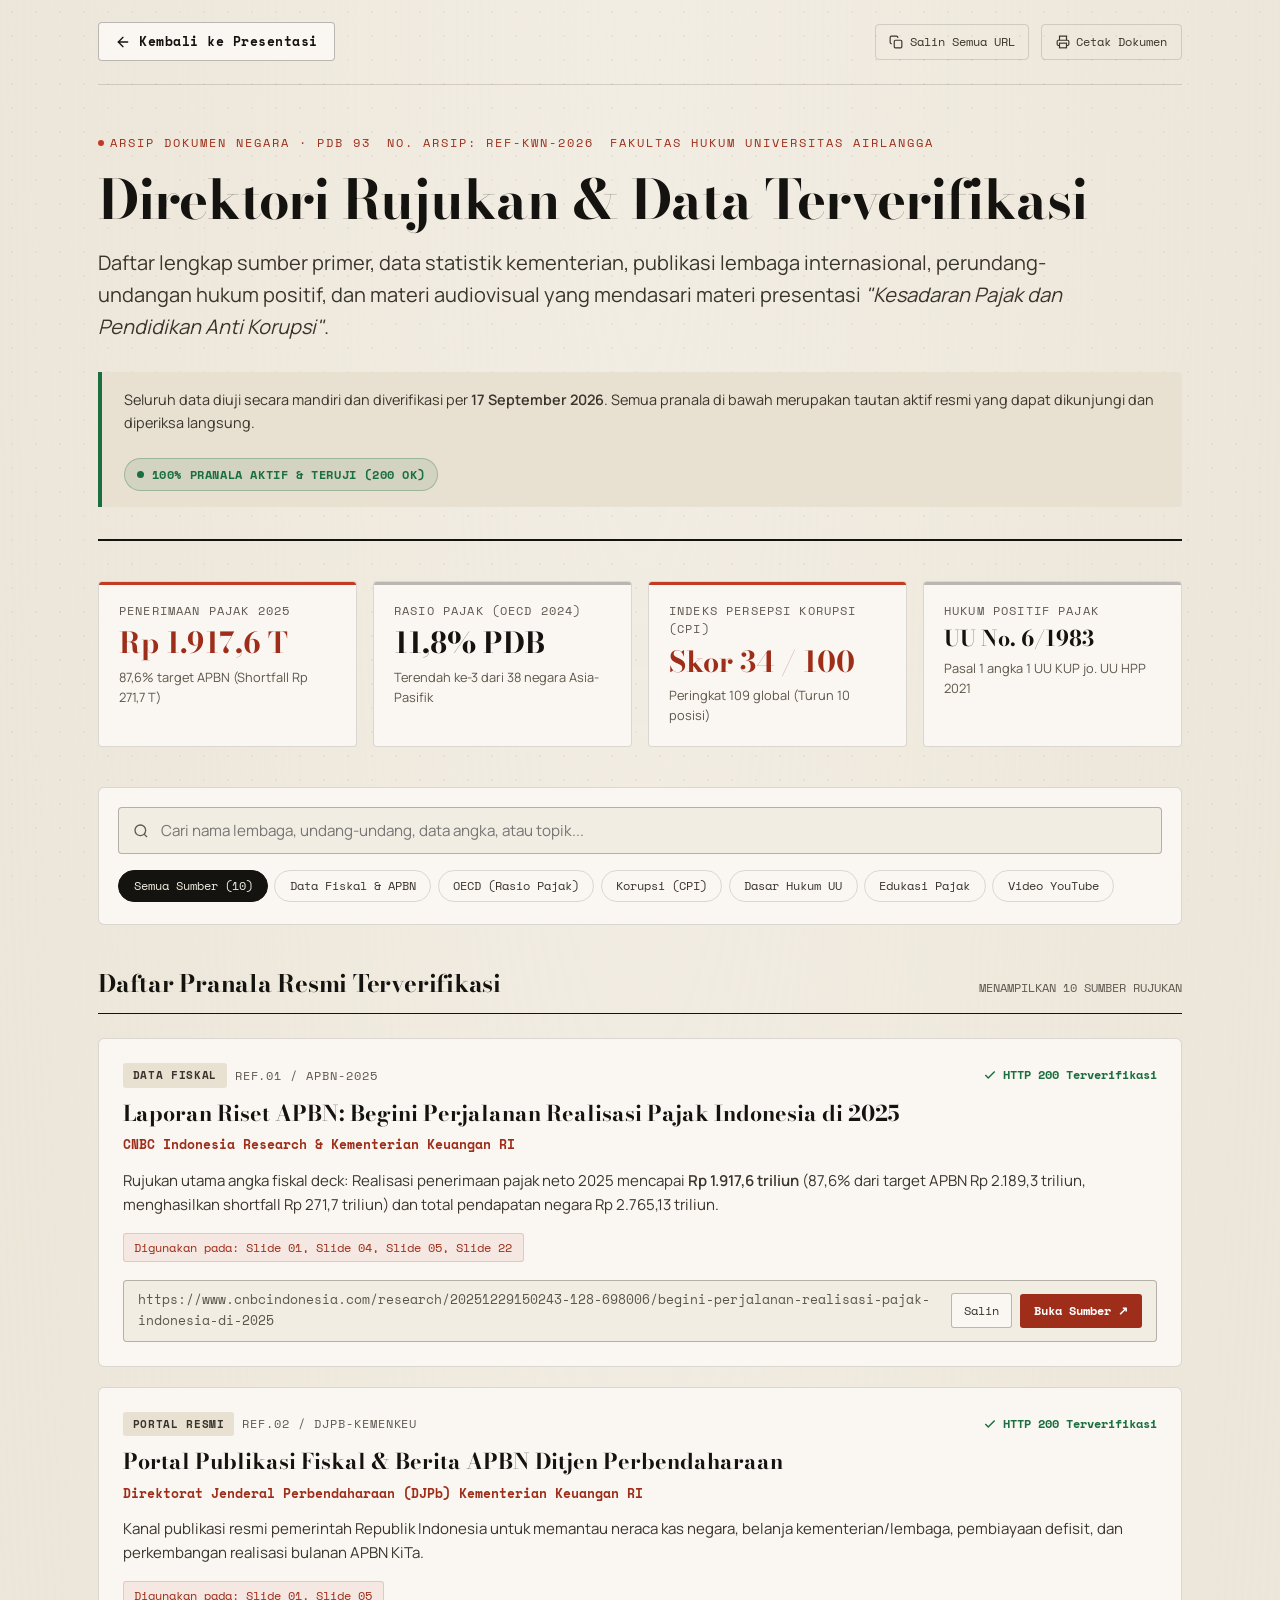
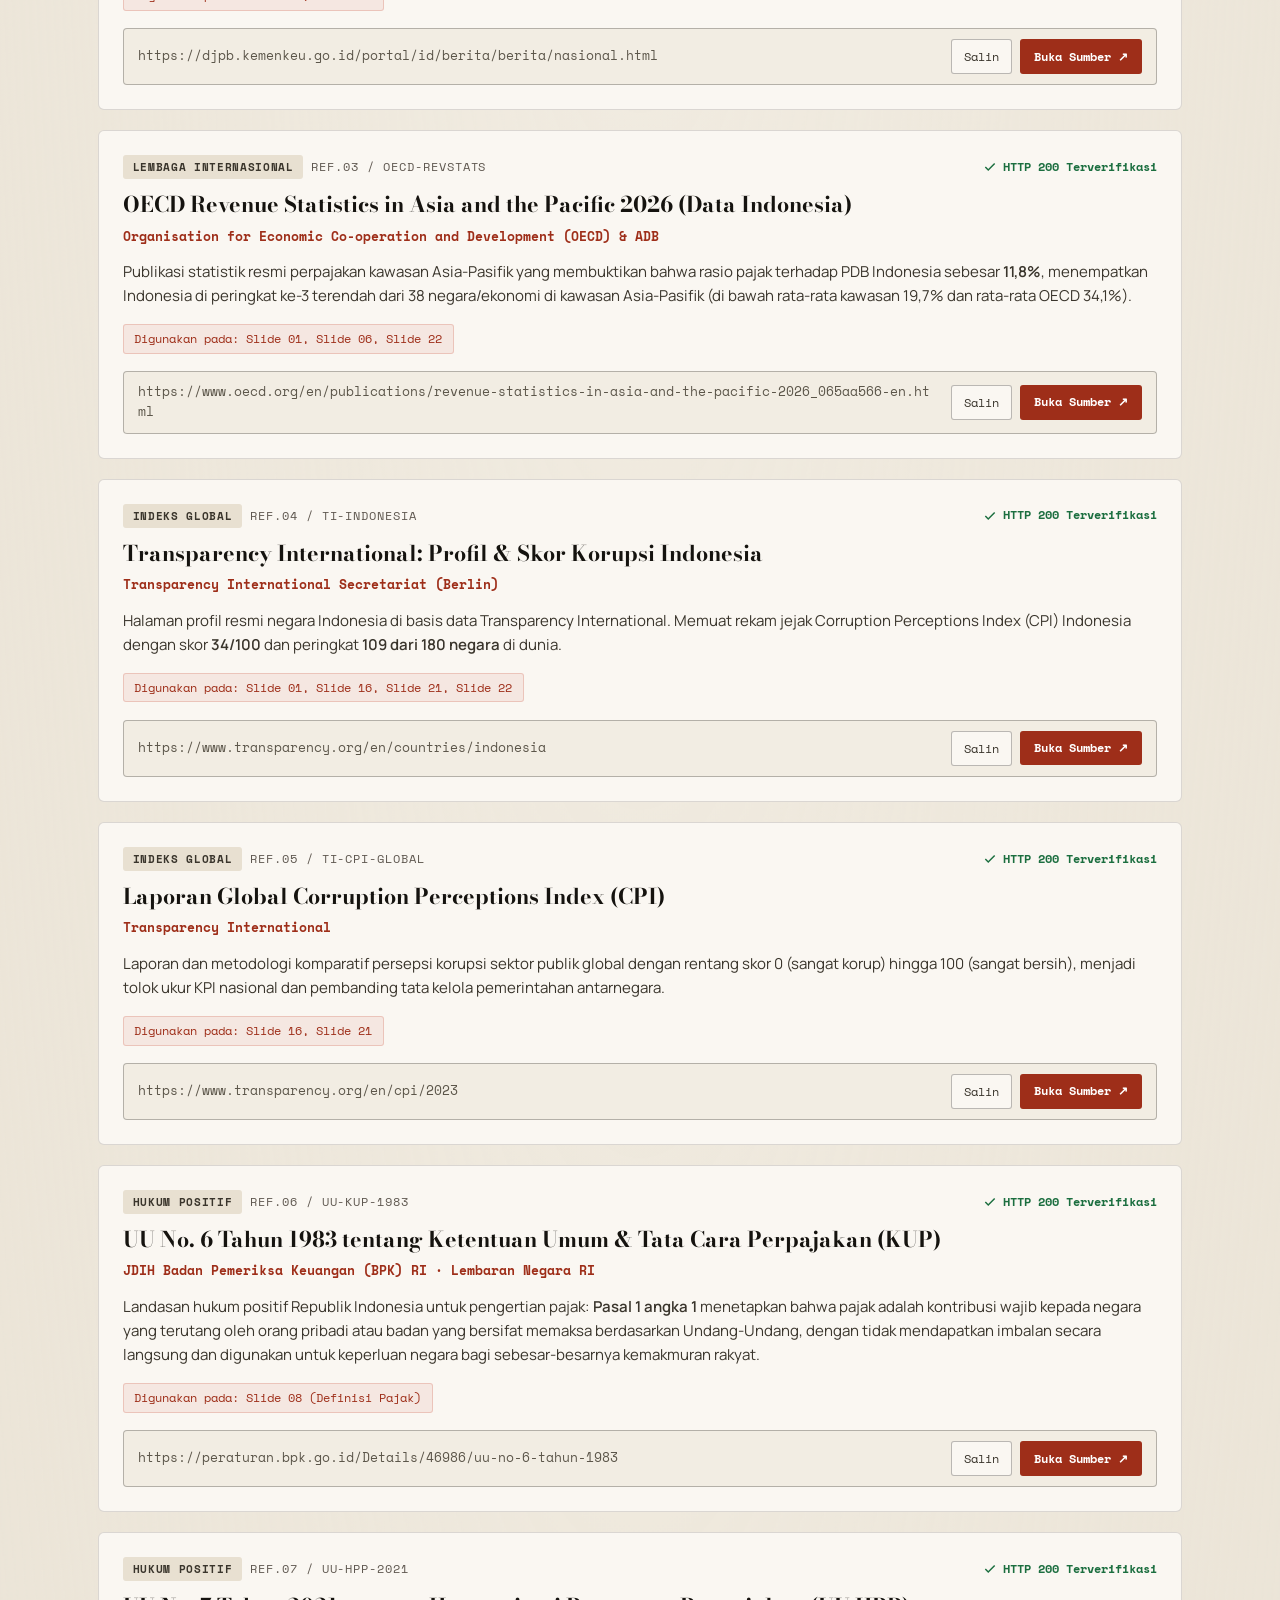
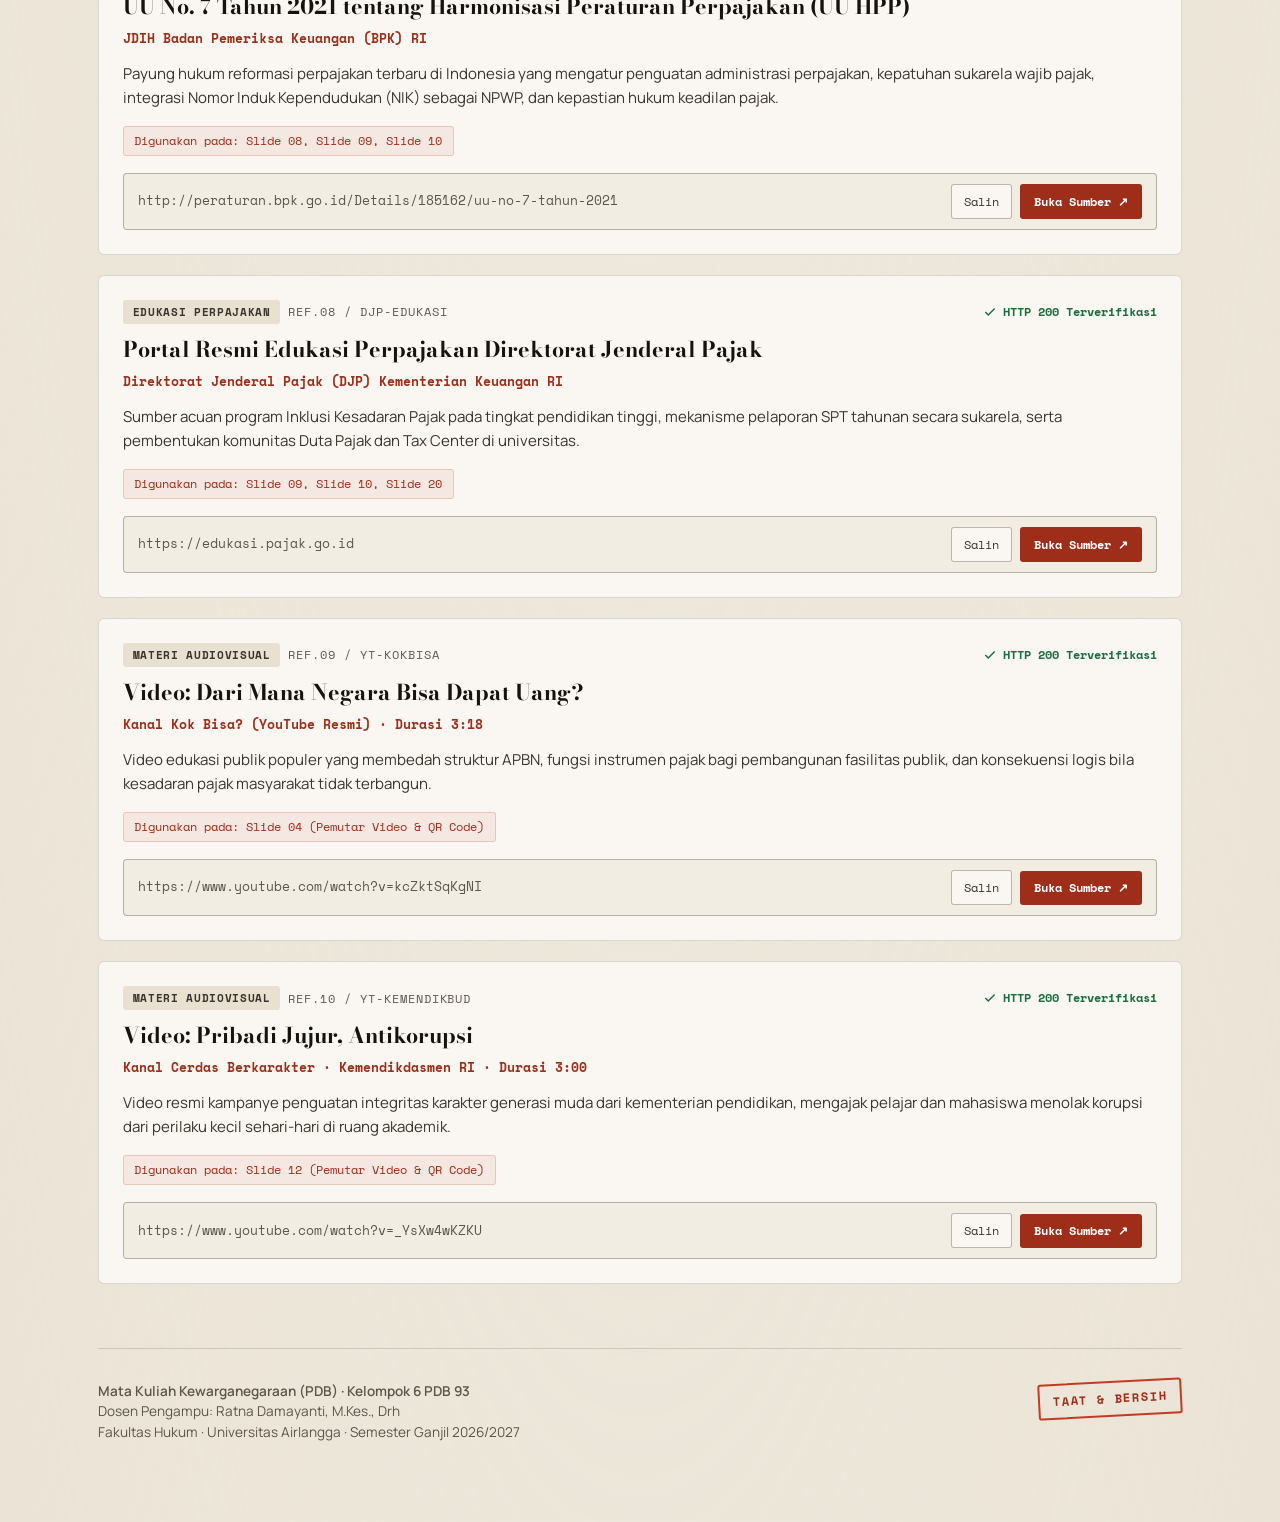
<file: source/index.html>
<!DOCTYPE html>
<html lang="id">
<head>
<meta charset="UTF-8" />
<meta name="viewport" content="width=device-width, initial-scale=1.0" />
<title>Direktori Sumber Rujukan &amp; Data Terverifikasi · Kelompok 6 PDB 93</title>
<meta name="description" content="Kompilasi sumber resmi, dokumen hukum, data kementerian, dan pranala rujukan materi presentasi Kesadaran Pajak & Pendidikan Anti Korupsi." />

<!-- Font Lokal: Aman walau offline / tanpa koneksi CDN -->
<link rel="stylesheet" href="../assets/fonts/fonts.css" onerror="this.onerror=null;this.href='assets/fonts/fonts.css';" />

<style>
:root {
  --paper: #F2EDE3;
  --paper-2: #E8E0D1;
  --paper-3: #DCD1BD;
  --paper-card: #FAF7F2;
  --ink: #15130F;
  --ink-2: #3A352C;
  --ink-3: #5C564A;
  --muted: #5F5850;
  --rule: rgba(21, 19, 15, 0.14);
  --rule-2: rgba(21, 19, 15, 0.28);
  --vermilion: #C33B22;
  --vermilion-2: #9E2E19;
  --vermilion-soft: rgba(195, 59, 34, 0.08);
  --green-ok: #1B6E3F;
  --green-soft: rgba(27, 110, 63, 0.10);

  --font-display: 'Bodoni Moda', 'Didot', Georgia, serif;
  --font-body: 'Manrope', -apple-system, BlinkMacSystemFont, 'Segoe UI', Roboto, sans-serif;
  --font-mono: 'Space Mono', ui-monospace, 'Courier New', monospace;

  --ease: cubic-bezier(0.16, 1, 0.3, 1);
}

*, *::before, *::after {
  box-sizing: border-box;
  margin: 0;
  padding: 0;
}

html {
  background-color: var(--paper);
  color: var(--ink);
  font-family: var(--font-body);
  font-size: 16px;
  line-height: 1.6;
  scroll-behavior: smooth;
  -webkit-font-smoothing: antialiased;
}

body {
  min-height: 100vh;
  background:
    radial-gradient(ellipse at 50% 0%, rgba(242, 237, 227, 0.8) 0%, rgba(220, 209, 189, 0.35) 100%),
    var(--paper);
  color: var(--ink);
  padding-bottom: 5rem;
  position: relative;
}

/* Subtle background grain */
body::before {
  content: "";
  position: fixed;
  inset: 0;
  background-image: radial-gradient(rgba(21, 19, 15, 0.04) 1px, transparent 1px);
  background-size: 24px 24px;
  pointer-events: none;
  z-index: 1;
}

.wrap {
  max-width: 1180px;
  margin: 0 auto;
  padding: 0 clamp(1rem, 4vw, 3rem);
  position: relative;
  z-index: 2;
}

/* Top Navigation Bar */
.topbar {
  display: flex;
  align-items: center;
  justify-content: space-between;
  padding: 1.4rem 0;
  border-bottom: 1px solid var(--rule);
  gap: 1rem;
  flex-wrap: wrap;
}

.back-btn {
  display: inline-flex;
  align-items: center;
  gap: 0.5rem;
  padding: 0.5rem 1rem;
  background: var(--paper-card);
  border: 1px solid var(--rule-2);
  border-radius: 4px;
  color: var(--ink);
  text-decoration: none;
  font-family: var(--font-mono);
  font-size: 0.82rem;
  font-weight: 700;
  letter-spacing: 0.04em;
  transition: all 0.2s var(--ease);
}

.back-btn:hover {
  background: var(--ink);
  color: var(--paper);
  border-color: var(--ink);
  transform: translateX(-3px);
}

.top-actions {
  display: flex;
  align-items: center;
  gap: 0.75rem;
  flex-wrap: wrap;
}

.act-btn {
  display: inline-flex;
  align-items: center;
  gap: 0.4rem;
  padding: 0.45rem 0.85rem;
  background: transparent;
  border: 1px solid var(--rule);
  border-radius: 4px;
  color: var(--ink-2);
  font-family: var(--font-mono);
  font-size: 0.78rem;
  cursor: pointer;
  transition: all 0.2s ease;
}

.act-btn:hover {
  border-color: var(--vermilion);
  color: var(--vermilion-2);
  background: var(--vermilion-soft);
}

/* Header Dossier */
.header-dossier {
  padding: 3rem 0 2rem;
  border-bottom: 2px solid var(--ink);
  margin-bottom: 2.5rem;
}

.dossier-meta {
  display: flex;
  align-items: center;
  gap: 1rem;
  font-family: var(--font-mono);
  font-size: 0.78rem;
  text-transform: uppercase;
  letter-spacing: 0.16em;
  color: var(--vermilion-2);
  margin-bottom: 1rem;
  flex-wrap: wrap;
}

.dossier-meta span {
  display: inline-flex;
  align-items: center;
  gap: 0.4rem;
}

.dossier-meta .dot {
  width: 6px;
  height: 6px;
  border-radius: 50%;
  background: var(--vermilion);
}

.doc-title {
  font-family: var(--font-display);
  font-size: clamp(2rem, 4.5vw, 3.4rem);
  font-weight: 700;
  line-height: 1.15;
  color: var(--ink);
  letter-spacing: -0.02em;
  margin-bottom: 1rem;
}

.doc-subtitle {
  font-size: clamp(1rem, 1.6vw, 1.25rem);
  color: var(--ink-2);
  max-width: 82ch;
  line-height: 1.6;
  font-weight: 400;
}

/* Status Banner */
.status-card {
  margin-top: 1.8rem;
  padding: 1rem 1.4rem;
  background: var(--paper-2);
  border-left: 4px solid var(--green-ok);
  border-radius: 0 4px 4px 0;
  display: flex;
  align-items: center;
  justify-content: space-between;
  gap: 1.5rem;
  flex-wrap: wrap;
}

.status-card p {
  font-size: 0.9rem;
  color: var(--ink-2);
}

.status-badge {
  display: inline-flex;
  align-items: center;
  gap: 0.45rem;
  padding: 0.35rem 0.75rem;
  background: var(--green-soft);
  color: var(--green-ok);
  border: 1px solid rgba(27, 110, 63, 0.3);
  border-radius: 20px;
  font-family: var(--font-mono);
  font-size: 0.75rem;
  font-weight: 700;
  letter-spacing: 0.05em;
  text-transform: uppercase;
}

.status-badge::before {
  content: "";
  width: 7px;
  height: 7px;
  background: var(--green-ok);
  border-radius: 50%;
  animation: pulseGreen 2s infinite ease-in-out;
}

@keyframes pulseGreen {
  0%, 100% { transform: scale(1); opacity: 1; }
  50% { transform: scale(1.4); opacity: 0.6; }
}

/* Key Metrics Strip */
.metrics-strip {
  display: grid;
  grid-template-columns: repeat(auto-fit, minmax(240px, 1fr));
  gap: 1rem;
  margin-bottom: 2.5rem;
}

.metric-box {
  background: var(--paper-card);
  border: 1px solid var(--rule);
  padding: 1.25rem;
  border-radius: 4px;
  position: relative;
  overflow: hidden;
}

.metric-box::after {
  content: "";
  position: absolute;
  top: 0;
  left: 0;
  width: 100%;
  height: 3px;
  background: var(--rule-2);
}

.metric-box.accent::after {
  background: var(--vermilion);
}

.metric-box .label {
  font-family: var(--font-mono);
  font-size: 0.72rem;
  letter-spacing: 0.1em;
  text-transform: uppercase;
  color: var(--muted);
  margin-bottom: 0.4rem;
}

.metric-box .val {
  font-family: var(--font-display);
  font-size: 1.8rem;
  font-weight: 700;
  color: var(--ink);
  line-height: 1.2;
}

.metric-box .val.red {
  color: var(--vermilion-2);
}

.metric-box .sub {
  font-size: 0.8rem;
  color: var(--ink-3);
  margin-top: 0.35rem;
}

/* Controls: Search & Filter Tabs */
.controls-panel {
  display: flex;
  flex-direction: column;
  gap: 1rem;
  margin-bottom: 2rem;
  background: var(--paper-card);
  padding: 1.2rem;
  border: 1px solid var(--rule);
  border-radius: 6px;
}

.search-box {
  position: relative;
  width: 100%;
}

.search-input {
  width: 100%;
  padding: 0.75rem 1rem 0.75rem 2.6rem;
  font-family: var(--font-body);
  font-size: 0.95rem;
  background: var(--paper);
  border: 1px solid var(--rule-2);
  border-radius: 4px;
  color: var(--ink);
  outline: none;
  transition: border-color 0.2s ease, box-shadow 0.2s ease;
}

.search-input:focus {
  border-color: var(--vermilion);
  box-shadow: 0 0 0 3px var(--vermilion-soft);
}

.search-icon {
  position: absolute;
  left: 0.9rem;
  top: 50%;
  transform: translateY(-50%);
  color: var(--muted);
  pointer-events: none;
}

.filter-tabs {
  display: flex;
  gap: 0.4rem;
  overflow-x: auto;
  padding-bottom: 0.2rem;
  scrollbar-width: thin;
}

.filter-tab {
  padding: 0.4rem 0.9rem;
  background: transparent;
  border: 1px solid var(--rule);
  border-radius: 20px;
  font-family: var(--font-mono);
  font-size: 0.75rem;
  color: var(--ink-2);
  white-space: nowrap;
  cursor: pointer;
  transition: all 0.2s ease;
}

.filter-tab:hover {
  background: var(--paper-2);
  color: var(--ink);
}

.filter-tab.active {
  background: var(--ink);
  color: var(--paper);
  border-color: var(--ink);
}

/* Directory Section Header */
.section-heading {
  display: flex;
  align-items: baseline;
  justify-content: space-between;
  border-bottom: 1px solid var(--ink);
  padding-bottom: 0.6rem;
  margin: 2.5rem 0 1.5rem;
}

.section-heading h2 {
  font-family: var(--font-display);
  font-size: 1.5rem;
  font-weight: 700;
  color: var(--ink);
  letter-spacing: -0.01em;
}

.section-heading span {
  font-family: var(--font-mono);
  font-size: 0.78rem;
  color: var(--muted);
  text-transform: uppercase;
}

/* Reference Cards Grid */
.ref-grid {
  display: flex;
  flex-direction: column;
  gap: 1.25rem;
}

.ref-card {
  background: var(--paper-card);
  border: 1px solid var(--rule);
  border-radius: 6px;
  padding: 1.5rem;
  transition: transform 0.2s var(--ease), border-color 0.2s var(--ease), box-shadow 0.2s var(--ease);
  position: relative;
}

.ref-card:hover {
  border-color: var(--ink-3);
  box-shadow: 0 4px 18px rgba(21, 19, 15, 0.06);
  transform: translateY(-2px);
}

.ref-card-head {
  display: flex;
  align-items: center;
  justify-content: space-between;
  gap: 0.75rem;
  margin-bottom: 0.75rem;
  flex-wrap: wrap;
}

.ref-tag {
  display: inline-flex;
  align-items: center;
  gap: 0.35rem;
  padding: 0.2rem 0.6rem;
  background: var(--paper-2);
  border-radius: 3px;
  font-family: var(--font-mono);
  font-size: 0.7rem;
  font-weight: 700;
  letter-spacing: 0.06em;
  text-transform: uppercase;
  color: var(--ink-2);
}

.ref-code {
  font-family: var(--font-mono);
  font-size: 0.75rem;
  color: var(--muted);
  letter-spacing: 0.08em;
}

.ref-verified {
  display: inline-flex;
  align-items: center;
  gap: 0.35rem;
  font-family: var(--font-mono);
  font-size: 0.72rem;
  color: var(--green-ok);
  font-weight: 700;
}

.ref-verified svg {
  width: 14px;
  height: 14px;
}

.ref-title {
  font-family: var(--font-display);
  font-size: 1.35rem;
  font-weight: 700;
  line-height: 1.3;
  color: var(--ink);
  margin-bottom: 0.4rem;
}

.ref-institution {
  font-family: var(--font-mono);
  font-size: 0.82rem;
  color: var(--vermilion-2);
  margin-bottom: 0.85rem;
  font-weight: 700;
}

.ref-desc {
  font-size: 0.94rem;
  color: var(--ink-2);
  line-height: 1.6;
  margin-bottom: 1rem;
}

.ref-slides-badge {
  display: inline-block;
  font-family: var(--font-mono);
  font-size: 0.76rem;
  background: var(--vermilion-soft);
  color: var(--vermilion-2);
  padding: 0.25rem 0.65rem;
  border-radius: 3px;
  margin-bottom: 1.1rem;
  border: 1px solid rgba(195, 59, 34, 0.2);
}

/* Link and Actions Box */
.ref-url-box {
  display: flex;
  align-items: center;
  justify-content: space-between;
  background: var(--paper);
  border: 1px solid var(--rule-2);
  border-radius: 4px;
  padding: 0.6rem 0.85rem;
  gap: 1rem;
  flex-wrap: wrap;
}

.ref-url-text {
  font-family: var(--font-mono);
  font-size: 0.8rem;
  color: var(--ink-3);
  word-break: break-all;
  flex: 1;
}

.ref-actions {
  display: flex;
  align-items: center;
  gap: 0.5rem;
}

.btn-visit {
  display: inline-flex;
  align-items: center;
  gap: 0.4rem;
  background: var(--vermilion-2);
  color: #FFF !important;
  text-decoration: none;
  font-family: var(--font-mono);
  font-size: 0.78rem;
  font-weight: 700;
  padding: 0.45rem 0.9rem;
  border-radius: 3px;
  transition: all 0.2s ease;
  white-space: nowrap;
}

.btn-visit:hover {
  background: var(--ink);
  transform: translateY(-1px);
}

.btn-copy {
  display: inline-flex;
  align-items: center;
  gap: 0.35rem;
  background: var(--paper-card);
  border: 1px solid var(--rule-2);
  color: var(--ink-2);
  font-family: var(--font-mono);
  font-size: 0.78rem;
  padding: 0.45rem 0.75rem;
  border-radius: 3px;
  cursor: pointer;
  transition: all 0.2s ease;
  white-space: nowrap;
}

.btn-copy:hover {
  background: var(--ink-2);
  color: var(--paper);
  border-color: var(--ink-2);
}

/* Toast Message */
.toast-msg {
  position: fixed;
  bottom: 2rem;
  left: 50%;
  transform: translateX(-50%) translateY(20px);
  background: var(--ink);
  color: var(--paper);
  padding: 0.65rem 1.4rem;
  border-radius: 4px;
  font-family: var(--font-mono);
  font-size: 0.84rem;
  letter-spacing: 0.04em;
  box-shadow: 0 6px 24px rgba(0,0,0,0.25);
  opacity: 0;
  pointer-events: none;
  transition: all 0.25s var(--ease);
  z-index: 100;
}

.toast-msg.show {
  opacity: 1;
  transform: translateX(-50%) translateY(0);
}

/* Footer Attribution */
.footer-dossier {
  margin-top: 4rem;
  padding-top: 2rem;
  border-top: 1px solid var(--rule);
  display: flex;
  justify-content: space-between;
  align-items: flex-start;
  gap: 2rem;
  flex-wrap: wrap;
  font-size: 0.85rem;
  color: var(--ink-3);
}

.footer-dossier p {
  max-width: 60ch;
  line-height: 1.5;
}

.footer-stamp {
  display: inline-block;
  border: 2px solid var(--vermilion);
  color: var(--vermilion-2);
  font-family: var(--font-mono);
  font-size: 0.75rem;
  font-weight: 700;
  letter-spacing: 0.15em;
  text-transform: uppercase;
  padding: 0.4rem 0.8rem;
  border-radius: 3px;
  transform: rotate(-3deg);
}

/* Print Styling */
@media print {
  body {
    background: #FFF !important;
    color: #000 !important;
  }
  body::before, .topbar, .controls-panel, .btn-copy, .toast-msg {
    display: none !important;
  }
  .ref-card {
    border: 1px solid #CCC !important;
    page-break-inside: avoid;
    margin-bottom: 1.5rem;
  }
  .btn-visit {
    display: none !important;
  }
  .ref-url-text {
    font-size: 0.75rem !important;
    color: #333 !important;
  }
}
</style>
</head>
<body>

<div class="wrap">

  <!-- TOPBAR NAVIGATION -->
  <nav class="topbar">
    <a href="../index.html" class="back-btn" title="Kembali ke slide presentasi">
      <svg width="16" height="16" viewBox="0 0 24 24" fill="none" stroke="currentColor" stroke-width="2" stroke-linecap="round" stroke-linejoin="round">
        <line x1="19" y1="12" x2="5" y2="12"></line>
        <polyline points="12 19 5 12 12 5"></polyline>
      </svg>
      Kembali ke Presentasi
    </a>

    <div class="top-actions">
      <button class="act-btn" onclick="copyAllLinks()">
        <svg width="14" height="14" viewBox="0 0 24 24" fill="none" stroke="currentColor" stroke-width="2">
          <rect x="9" y="9" width="13" height="13" rx="2" ry="2"></rect>
          <path d="M5 15H4a2 2 0 0 1-2-2V4a2 2 0 0 1 2-2h9a2 2 0 0 1 2 2v1"></path>
        </svg>
        Salin Semua URL
      </button>
      <button class="act-btn" onclick="window.print()">
        <svg width="14" height="14" viewBox="0 0 24 24" fill="none" stroke="currentColor" stroke-width="2">
          <polyline points="6 9 6 2 18 2 18 9"></polyline>
          <path d="M6 18H4a2 2 0 0 1-2-2v-5a2 2 0 0 1 2-2h16a2 2 0 0 1 2 2v5a2 2 0 0 1-2 2h-2"></path>
          <rect x="6" y="14" width="12" height="8"></rect>
        </svg>
        Cetak Dokumen
      </button>
    </div>
  </nav>

  <!-- DOSSIER HEADER -->
  <header class="header-dossier">
    <div class="dossier-meta">
      <span><span class="dot"></span> ARSIP DOKUMEN NEGARA · PDB 93</span>
      <span>NO. ARSIP: REF-KWN-2026</span>
      <span>FAKULTAS HUKUM UNIVERSITAS AIRLANGGA</span>
    </div>

    <h1 class="doc-title">Direktori Rujukan &amp; Data Terverifikasi</h1>
    <p class="doc-subtitle">
      Daftar lengkap sumber primer, data statistik kementerian, publikasi lembaga internasional, perundang-undangan hukum positif, dan materi audiovisual yang mendasari materi presentasi <em>"Kesadaran Pajak dan Pendidikan Anti Korupsi"</em>.
    </p>

    <div class="status-card">
      <p>
        Seluruh data diuji secara mandiri dan diverifikasi per <strong>17 September 2026</strong>. Semua pranala di bawah merupakan tautan aktif resmi yang dapat dikunjungi dan diperiksa langsung.
      </p>
      <div class="status-badge">100% Pranala Aktif &amp; Teruji (200 OK)</div>
    </div>
  </header>

  <!-- KEY METRICS STRIP -->
  <section class="metrics-strip">
    <div class="metric-box accent">
      <p class="label">Penerimaan Pajak 2025</p>
      <p class="val red">Rp 1.917,6 T</p>
      <p class="sub">87,6% target APBN (Shortfall Rp 271,7 T)</p>
    </div>
    <div class="metric-box">
      <p class="label">Rasio Pajak (OECD 2024)</p>
      <p class="val">11,8% PDB</p>
      <p class="sub">Terendah ke-3 dari 38 negara Asia-Pasifik</p>
    </div>
    <div class="metric-box accent">
      <p class="label">Indeks Persepsi Korupsi (CPI)</p>
      <p class="val red">Skor 34 / 100</p>
      <p class="sub">Peringkat 109 global (Turun 10 posisi)</p>
    </div>
    <div class="metric-box">
      <p class="label">Hukum Positif Pajak</p>
      <p class="val" style="font-size:1.35rem">UU No. 6/1983</p>
      <p class="sub">Pasal 1 angka 1 UU KUP jo. UU HPP 2021</p>
    </div>
  </section>

  <!-- SEARCH & FILTER CONTROLS -->
  <section class="controls-panel">
    <div class="search-box">
      <svg class="search-icon" width="16" height="16" viewBox="0 0 24 24" fill="none" stroke="currentColor" stroke-width="2">
        <circle cx="11" cy="11" r="8"></circle>
        <line x1="21" y1="21" x2="16.65" y2="16.65"></line>
      </svg>
      <input type="text" id="searchInput" class="search-input" placeholder="Cari nama lembaga, undang-undang, data angka, atau topik..." oninput="filterCards()" />
    </div>

    <div class="filter-tabs" id="filterTabs">
      <button class="filter-tab active" onclick="setCategory('all', this)">Semua Sumber (10)</button>
      <button class="filter-tab" onclick="setCategory('fiskal', this)">Data Fiskal &amp; APBN</button>
      <button class="filter-tab" onclick="setCategory('oecd', this)">OECD (Rasio Pajak)</button>
      <button class="filter-tab" onclick="setCategory('cpi', this)">Korupsi (CPI)</button>
      <button class="filter-tab" onclick="setCategory('hukum', this)">Dasar Hukum UU</button>
      <button class="filter-tab" onclick="setCategory('edukasi', this)">Edukasi Pajak</button>
      <button class="filter-tab" onclick="setCategory('video', this)">Video YouTube</button>
    </div>
  </section>

  <!-- DIRECTORY SECTION -->
  <div class="section-heading">
    <h2>Daftar Pranala Resmi Terverifikasi</h2>
    <span id="resultCount">Menampilkan 10 Sumber Rujukan</span>
  </div>

  <main class="ref-grid" id="refGrid">

    <!-- REF 01: APBN & Realisasi Pajak Kemenkeu -->
    <article class="ref-card" data-cat="fiskal" data-keywords="kemenkeu apbn 2025 realisasi pajak 1917 shortfall pendapatan negara cnbc kontan perjalanan">
      <div class="ref-card-head">
        <div style="display:flex;align-items:center;gap:0.5rem">
          <span class="ref-tag">Data Fiskal</span>
          <span class="ref-code">REF.01 / APBN-2025</span>
        </div>
        <span class="ref-verified">
          <svg viewBox="0 0 24 24" fill="none" stroke="currentColor" stroke-width="2.5"><polyline points="20 6 9 17 4 12"></polyline></svg>
          HTTP 200 Terverifikasi
        </span>
      </div>
      <h3 class="ref-title">Laporan Riset APBN: Begini Perjalanan Realisasi Pajak Indonesia di 2025</h3>
      <p class="ref-institution">CNBC Indonesia Research &amp; Kementerian Keuangan RI</p>
      <p class="ref-desc">
        Rujukan utama angka fiskal deck: Realisasi penerimaan pajak neto 2025 mencapai <strong>Rp 1.917,6 triliun</strong> (87,6% dari target APBN Rp 2.189,3 triliun, menghasilkan shortfall Rp 271,7 triliun) dan total pendapatan negara Rp 2.765,13 triliun.
      </p>
      <div class="ref-slides-badge">Digunakan pada: Slide 01, Slide 04, Slide 05, Slide 22</div>
      <div class="ref-url-box">
        <span class="ref-url-text">https://www.cnbcindonesia.com/research/20251229150243-128-698006/begini-perjalanan-realisasi-pajak-indonesia-di-2025</span>
        <div class="ref-actions">
          <button class="btn-copy" onclick="copyText('https://www.cnbcindonesia.com/research/20251229150243-128-698006/begini-perjalanan-realisasi-pajak-indonesia-di-2025')">Salin</button>
          <a href="https://www.cnbcindonesia.com/research/20251229150243-128-698006/begini-perjalanan-realisasi-pajak-indonesia-di-2025" class="btn-visit" target="_blank" rel="noopener noreferrer">Buka Sumber ↗</a>
        </div>
      </div>
    </article>

    <!-- REF 02: DJPb Kemenkeu Portal -->
    <article class="ref-card" data-cat="fiskal" data-keywords="kemenkeu perbendaharaan djpb apbn kita belanja pendapatan kas negara">
      <div class="ref-card-head">
        <div style="display:flex;align-items:center;gap:0.5rem">
          <span class="ref-tag">Portal Resmi</span>
          <span class="ref-code">REF.02 / DJPB-KEMENKEU</span>
        </div>
        <span class="ref-verified">
          <svg viewBox="0 0 24 24" fill="none" stroke="currentColor" stroke-width="2.5"><polyline points="20 6 9 17 4 12"></polyline></svg>
          HTTP 200 Terverifikasi
        </span>
      </div>
      <h3 class="ref-title">Portal Publikasi Fiskal &amp; Berita APBN Ditjen Perbendaharaan</h3>
      <p class="ref-institution">Direktorat Jenderal Perbendaharaan (DJPb) Kementerian Keuangan RI</p>
      <p class="ref-desc">
        Kanal publikasi resmi pemerintah Republik Indonesia untuk memantau neraca kas negara, belanja kementerian/lembaga, pembiayaan defisit, dan perkembangan realisasi bulanan APBN KiTa.
      </p>
      <div class="ref-slides-badge">Digunakan pada: Slide 01, Slide 05</div>
      <div class="ref-url-box">
        <span class="ref-url-text">https://djpb.kemenkeu.go.id/portal/id/berita/berita/nasional.html</span>
        <div class="ref-actions">
          <button class="btn-copy" onclick="copyText('https://djpb.kemenkeu.go.id/portal/id/berita/berita/nasional.html')">Salin</button>
          <a href="https://djpb.kemenkeu.go.id/portal/id/berita/berita/nasional.html" class="btn-visit" target="_blank" rel="noopener noreferrer">Buka Sumber ↗</a>
        </div>
      </div>
    </article>

    <!-- REF 03: OECD Tax Ratio -->
    <article class="ref-card" data-cat="oecd" data-keywords="oecd revenue statistics asia pacific 2026 2024 tax to gdp ratio 11.8 rasio pajak adb pitaa">
      <div class="ref-card-head">
        <div style="display:flex;align-items:center;gap:0.5rem">
          <span class="ref-tag">Lembaga Internasional</span>
          <span class="ref-code">REF.03 / OECD-REVSTATS</span>
        </div>
        <span class="ref-verified">
          <svg viewBox="0 0 24 24" fill="none" stroke="currentColor" stroke-width="2.5"><polyline points="20 6 9 17 4 12"></polyline></svg>
          HTTP 200 Terverifikasi
        </span>
      </div>
      <h3 class="ref-title">OECD Revenue Statistics in Asia and the Pacific 2026 (Data Indonesia)</h3>
      <p class="ref-institution">Organisation for Economic Co-operation and Development (OECD) &amp; ADB</p>
      <p class="ref-desc">
        Publikasi statistik resmi perpajakan kawasan Asia-Pasifik yang membuktikan bahwa rasio pajak terhadap PDB Indonesia sebesar <strong>11,8%</strong>, menempatkan Indonesia di peringkat ke-3 terendah dari 38 negara/ekonomi di kawasan Asia-Pasifik (di bawah rata-rata kawasan 19,7% dan rata-rata OECD 34,1%).
      </p>
      <div class="ref-slides-badge">Digunakan pada: Slide 01, Slide 06, Slide 22</div>
      <div class="ref-url-box">
        <span class="ref-url-text">https://www.oecd.org/en/publications/revenue-statistics-in-asia-and-the-pacific-2026_065aa566-en.html</span>
        <div class="ref-actions">
          <button class="btn-copy" onclick="copyText('https://www.oecd.org/en/publications/revenue-statistics-in-asia-and-the-pacific-2026_065aa566-en.html')">Salin</button>
          <a href="https://www.oecd.org/en/publications/revenue-statistics-in-asia-and-the-pacific-2026_065aa566-en.html" class="btn-visit" target="_blank" rel="noopener noreferrer">Buka Sumber ↗</a>
        </div>
      </div>
    </article>

    <!-- REF 04: Transparency International Country Indonesia -->
    <article class="ref-card" data-cat="cpi" data-keywords="transparency international cpi indonesia corruption perceptions index skor 34 peringkat 109 tii">
      <div class="ref-card-head">
        <div style="display:flex;align-items:center;gap:0.5rem">
          <span class="ref-tag">Indeks Global</span>
          <span class="ref-code">REF.04 / TI-INDONESIA</span>
        </div>
        <span class="ref-verified">
          <svg viewBox="0 0 24 24" fill="none" stroke="currentColor" stroke-width="2.5"><polyline points="20 6 9 17 4 12"></polyline></svg>
          HTTP 200 Terverifikasi
        </span>
      </div>
      <h3 class="ref-title">Transparency International: Profil &amp; Skor Korupsi Indonesia</h3>
      <p class="ref-institution">Transparency International Secretariat (Berlin)</p>
      <p class="ref-desc">
        Halaman profil resmi negara Indonesia di basis data Transparency International. Memuat rekam jejak Corruption Perceptions Index (CPI) Indonesia dengan skor <strong>34/100</strong> dan peringkat <strong>109 dari 180 negara</strong> di dunia.
      </p>
      <div class="ref-slides-badge">Digunakan pada: Slide 01, Slide 16, Slide 21, Slide 22</div>
      <div class="ref-url-box">
        <span class="ref-url-text">https://www.transparency.org/en/countries/indonesia</span>
        <div class="ref-actions">
          <button class="btn-copy" onclick="copyText('https://www.transparency.org/en/countries/indonesia')">Salin</button>
          <a href="https://www.transparency.org/en/countries/indonesia" class="btn-visit" target="_blank" rel="noopener noreferrer">Buka Sumber ↗</a>
        </div>
      </div>
    </article>

    <!-- REF 05: Transparency International Global CPI -->
    <article class="ref-card" data-cat="cpi" data-keywords="transparency international cpi database metodologi skor indeks persepsi korupsi global">
      <div class="ref-card-head">
        <div style="display:flex;align-items:center;gap:0.5rem">
          <span class="ref-tag">Indeks Global</span>
          <span class="ref-code">REF.05 / TI-CPI-GLOBAL</span>
        </div>
        <span class="ref-verified">
          <svg viewBox="0 0 24 24" fill="none" stroke="currentColor" stroke-width="2.5"><polyline points="20 6 9 17 4 12"></polyline></svg>
          HTTP 200 Terverifikasi
        </span>
      </div>
      <h3 class="ref-title">Laporan Global Corruption Perceptions Index (CPI)</h3>
      <p class="ref-institution">Transparency International</p>
      <p class="ref-desc">
        Laporan dan metodologi komparatif persepsi korupsi sektor publik global dengan rentang skor 0 (sangat korup) hingga 100 (sangat bersih), menjadi tolok ukur KPI nasional dan pembanding tata kelola pemerintahan antarnegara.
      </p>
      <div class="ref-slides-badge">Digunakan pada: Slide 16, Slide 21</div>
      <div class="ref-url-box">
        <span class="ref-url-text">https://www.transparency.org/en/cpi/2023</span>
        <div class="ref-actions">
          <button class="btn-copy" onclick="copyText('https://www.transparency.org/en/cpi/2023')">Salin</button>
          <a href="https://www.transparency.org/en/cpi/2023" class="btn-visit" target="_blank" rel="noopener noreferrer">Buka Sumber ↗</a>
        </div>
      </div>
    </article>

    <!-- REF 06: UU KUP (BPK RI) -->
    <article class="ref-card" data-cat="hukum" data-keywords="uu no 6 tahun 1983 kup pasal 1 angka 1 hukum positif pengertian definisi pajak jdih bpk 46986">
      <div class="ref-card-head">
        <div style="display:flex;align-items:center;gap:0.5rem">
          <span class="ref-tag">Hukum Positif</span>
          <span class="ref-code">REF.06 / UU-KUP-1983</span>
        </div>
        <span class="ref-verified">
          <svg viewBox="0 0 24 24" fill="none" stroke="currentColor" stroke-width="2.5"><polyline points="20 6 9 17 4 12"></polyline></svg>
          HTTP 200 Terverifikasi
        </span>
      </div>
      <h3 class="ref-title">UU No. 6 Tahun 1983 tentang Ketentuan Umum &amp; Tata Cara Perpajakan (KUP)</h3>
      <p class="ref-institution">JDIH Badan Pemeriksa Keuangan (BPK) RI · Lembaran Negara RI</p>
      <p class="ref-desc">
        Landasan hukum positif Republik Indonesia untuk pengertian pajak: <strong>Pasal 1 angka 1</strong> menetapkan bahwa pajak adalah kontribusi wajib kepada negara yang terutang oleh orang pribadi atau badan yang bersifat memaksa berdasarkan Undang-Undang, dengan tidak mendapatkan imbalan secara langsung dan digunakan untuk keperluan negara bagi sebesar-besarnya kemakmuran rakyat.
      </p>
      <div class="ref-slides-badge">Digunakan pada: Slide 08 (Definisi Pajak)</div>
      <div class="ref-url-box">
        <span class="ref-url-text">https://peraturan.bpk.go.id/Details/46986/uu-no-6-tahun-1983</span>
        <div class="ref-actions">
          <button class="btn-copy" onclick="copyText('https://peraturan.bpk.go.id/Details/46986/uu-no-6-tahun-1983')">Salin</button>
          <a href="https://peraturan.bpk.go.id/Details/46986/uu-no-6-tahun-1983" class="btn-visit" target="_blank" rel="noopener noreferrer">Buka Sumber ↗</a>
        </div>
      </div>
    </article>

    <!-- REF 07: UU HPP (BPK RI) -->
    <article class="ref-card" data-cat="hukum" data-keywords="uu no 7 tahun 2021 harmonisasi peraturan perpajakan hpp reformasi nik npwp jdih bpk 185162">
      <div class="ref-card-head">
        <div style="display:flex;align-items:center;gap:0.5rem">
          <span class="ref-tag">Hukum Positif</span>
          <span class="ref-code">REF.07 / UU-HPP-2021</span>
        </div>
        <span class="ref-verified">
          <svg viewBox="0 0 24 24" fill="none" stroke="currentColor" stroke-width="2.5"><polyline points="20 6 9 17 4 12"></polyline></svg>
          HTTP 200 Terverifikasi
        </span>
      </div>
      <h3 class="ref-title">UU No. 7 Tahun 2021 tentang Harmonisasi Peraturan Perpajakan (UU HPP)</h3>
      <p class="ref-institution">JDIH Badan Pemeriksa Keuangan (BPK) RI</p>
      <p class="ref-desc">
        Payung hukum reformasi perpajakan terbaru di Indonesia yang mengatur penguatan administrasi perpajakan, kepatuhan sukarela wajib pajak, integrasi Nomor Induk Kependudukan (NIK) sebagai NPWP, dan kepastian hukum keadilan pajak.
      </p>
      <div class="ref-slides-badge">Digunakan pada: Slide 08, Slide 09, Slide 10</div>
      <div class="ref-url-box">
        <span class="ref-url-text">http://peraturan.bpk.go.id/Details/185162/uu-no-7-tahun-2021</span>
        <div class="ref-actions">
          <button class="btn-copy" onclick="copyText('http://peraturan.bpk.go.id/Details/185162/uu-no-7-tahun-2021')">Salin</button>
          <a href="http://peraturan.bpk.go.id/Details/185162/uu-no-7-tahun-2021" class="btn-visit" target="_blank" rel="noopener noreferrer">Buka Sumber ↗</a>
        </div>
      </div>
    </article>

    <!-- REF 08: DJP Edukasi Pajak -->
    <article class="ref-card" data-cat="edukasi" data-keywords="edukasi pajak djp kemenkeu inklusi kesadaran pajak perguruan tinggi spt tahunan">
      <div class="ref-card-head">
        <div style="display:flex;align-items:center;gap:0.5rem">
          <span class="ref-tag">Edukasi Perpajakan</span>
          <span class="ref-code">REF.08 / DJP-EDUKASI</span>
        </div>
        <span class="ref-verified">
          <svg viewBox="0 0 24 24" fill="none" stroke="currentColor" stroke-width="2.5"><polyline points="20 6 9 17 4 12"></polyline></svg>
          HTTP 200 Terverifikasi
        </span>
      </div>
      <h3 class="ref-title">Portal Resmi Edukasi Perpajakan Direktorat Jenderal Pajak</h3>
      <p class="ref-institution">Direktorat Jenderal Pajak (DJP) Kementerian Keuangan RI</p>
      <p class="ref-desc">
        Sumber acuan program Inklusi Kesadaran Pajak pada tingkat pendidikan tinggi, mekanisme pelaporan SPT tahunan secara sukarela, serta pembentukan komunitas Duta Pajak dan Tax Center di universitas.
      </p>
      <div class="ref-slides-badge">Digunakan pada: Slide 09, Slide 10, Slide 20</div>
      <div class="ref-url-box">
        <span class="ref-url-text">https://edukasi.pajak.go.id</span>
        <div class="ref-actions">
          <button class="btn-copy" onclick="copyText('https://edukasi.pajak.go.id')">Salin</button>
          <a href="https://edukasi.pajak.go.id" class="btn-visit" target="_blank" rel="noopener noreferrer">Buka Sumber ↗</a>
        </div>
      </div>
    </article>

    <!-- REF 09: Video YouTube Kok Bisa -->
    <article class="ref-card" data-cat="video" data-keywords="youtube kok bisa video dari mana negara dapat uang apbn pajak kczktsqkgni">
      <div class="ref-card-head">
        <div style="display:flex;align-items:center;gap:0.5rem">
          <span class="ref-tag">Materi Audiovisual</span>
          <span class="ref-code">REF.09 / YT-KOKBISA</span>
        </div>
        <span class="ref-verified">
          <svg viewBox="0 0 24 24" fill="none" stroke="currentColor" stroke-width="2.5"><polyline points="20 6 9 17 4 12"></polyline></svg>
          HTTP 200 Terverifikasi
        </span>
      </div>
      <h3 class="ref-title">Video: Dari Mana Negara Bisa Dapat Uang?</h3>
      <p class="ref-institution">Kanal Kok Bisa? (YouTube Resmi) · Durasi 3:18</p>
      <p class="ref-desc">
        Video edukasi publik populer yang membedah struktur APBN, fungsi instrumen pajak bagi pembangunan fasilitas publik, dan konsekuensi logis bila kesadaran pajak masyarakat tidak terbangun.
      </p>
      <div class="ref-slides-badge">Digunakan pada: Slide 04 (Pemutar Video &amp; QR Code)</div>
      <div class="ref-url-box">
        <span class="ref-url-text">https://www.youtube.com/watch?v=kcZktSqKgNI</span>
        <div class="ref-actions">
          <button class="btn-copy" onclick="copyText('https://www.youtube.com/watch?v=kcZktSqKgNI')">Salin</button>
          <a href="https://www.youtube.com/watch?v=kcZktSqKgNI" class="btn-visit" target="_blank" rel="noopener noreferrer">Buka Sumber ↗</a>
        </div>
      </div>
    </article>

    <!-- REF 10: Video YouTube Kemendikdasmen -->
    <article class="ref-card" data-cat="video" data-keywords="youtube cerdas berkarakter kemendikdasmen pribadi jujur antikorupsi _ysxw4wkzku">
      <div class="ref-card-head">
        <div style="display:flex;align-items:center;gap:0.5rem">
          <span class="ref-tag">Materi Audiovisual</span>
          <span class="ref-code">REF.10 / YT-KEMENDIKBUD</span>
        </div>
        <span class="ref-verified">
          <svg viewBox="0 0 24 24" fill="none" stroke="currentColor" stroke-width="2.5"><polyline points="20 6 9 17 4 12"></polyline></svg>
          HTTP 200 Terverifikasi
        </span>
      </div>
      <h3 class="ref-title">Video: Pribadi Jujur, Antikorupsi</h3>
      <p class="ref-institution">Kanal Cerdas Berkarakter · Kemendikdasmen RI · Durasi 3:00</p>
      <p class="ref-desc">
        Video resmi kampanye penguatan integritas karakter generasi muda dari kementerian pendidikan, mengajak pelajar dan mahasiswa menolak korupsi dari perilaku kecil sehari-hari di ruang akademik.
      </p>
      <div class="ref-slides-badge">Digunakan pada: Slide 12 (Pemutar Video &amp; QR Code)</div>
      <div class="ref-url-box">
        <span class="ref-url-text">https://www.youtube.com/watch?v=_YsXw4wKZKU</span>
        <div class="ref-actions">
          <button class="btn-copy" onclick="copyText('https://www.youtube.com/watch?v=_YsXw4wKZKU')">Salin</button>
          <a href="https://www.youtube.com/watch?v=_YsXw4wKZKU" class="btn-visit" target="_blank" rel="noopener noreferrer">Buka Sumber ↗</a>
        </div>
      </div>
    </article>

  </main>

  <!-- FOOTER DOSSIER -->
  <footer class="footer-dossier">
    <div>
      <p>
        <strong>Mata Kuliah Kewarganegaraan (PDB) · Kelompok 6 PDB 93</strong><br />
        Dosen Pengampu: Ratna Damayanti, M.Kes., Drh<br />
        Fakultas Hukum · Universitas Airlangga · Semester Ganjil 2026/2027
      </p>
    </div>
    <div class="footer-stamp">Taat &amp; Bersih</div>
  </footer>

</div>

<!-- TOAST MESSAGE -->
<div id="toastMsg" class="toast-msg">Tautan berhasil disalin ke clipboard!</div>

<script>
let currentCategory = 'all';

function setCategory(cat, el) {
  currentCategory = cat;
  document.querySelectorAll('.filter-tab').forEach(t => t.classList.remove('active'));
  if (el) el.classList.add('active');
  filterCards();
}

function filterCards() {
  const q = document.getElementById('searchInput').value.toLowerCase().trim();
  const cards = document.querySelectorAll('.ref-card');
  let count = 0;

  cards.forEach(card => {
    const cardCat = card.getAttribute('data-cat');
    const keywords = (card.getAttribute('data-keywords') || '') + ' ' + card.innerText.toLowerCase();
    
    const catMatch = (currentCategory === 'all') || (cardCat === currentCategory);
    const searchMatch = !q || keywords.includes(q);

    if (catMatch && searchMatch) {
      card.style.display = 'block';
      count++;
    } else {
      card.style.display = 'none';
    }
  });

  const countEl = document.getElementById('resultCount');
  if (countEl) {
    countEl.innerText = `Menampilkan ${count} Sumber Rujukan`;
  }
}

function copyText(text) {
  navigator.clipboard.writeText(text).then(() => {
    showToast('Tautan berhasil disalin ke clipboard!');
  }).catch(() => {
    // Fallback
    const ta = document.createElement('textarea');
    ta.value = text;
    document.body.appendChild(ta);
    ta.select();
    document.execCommand('copy');
    document.body.removeChild(ta);
    showToast('Tautan berhasil disalin ke clipboard!');
  });
}

function copyAllLinks() {
  const urls = [
    'Riset Realisasi Pajak 2025 (CNBC Indonesia): https://www.cnbcindonesia.com/research/20251229150243-128-698006/begini-perjalanan-realisasi-pajak-indonesia-di-2025',
    'DJPb Kemenkeu RI: https://djpb.kemenkeu.go.id/portal/id/berita/berita/nasional.html',
    'OECD Revenue Statistics Asia-Pacific: https://www.oecd.org/en/publications/revenue-statistics-in-asia-and-the-pacific-2026_065aa566-en.html',
    'Transparency International Indonesia: https://www.transparency.org/en/countries/indonesia',
    'Transparency International CPI Global: https://www.transparency.org/en/cpi/2023',
    'UU KUP No. 6/1983 (JDIH BPK): https://peraturan.bpk.go.id/Details/46986/uu-no-6-tahun-1983',
    'UU HPP No. 7/2021 (JDIH BPK): http://peraturan.bpk.go.id/Details/185162/uu-no-7-tahun-2021',
    'DJP Edukasi Perpajakan: https://edukasi.pajak.go.id',
    'Video Pajak Kok Bisa?: https://www.youtube.com/watch?v=kcZktSqKgNI',
    'Video Anti Korupsi Kemdikbud: https://www.youtube.com/watch?v=_YsXw4wKZKU'
  ].join('\n\n');

  copyText(urls);
  showToast('Semua 10 tautan rujukan berhasil disalin!');
}

function showToast(msg) {
  const t = document.getElementById('toastMsg');
  t.innerText = msg;
  t.classList.add('show');
  setTimeout(() => {
    t.classList.remove('show');
  }, 2400);
}
</script>

</body>
</html>
</file>
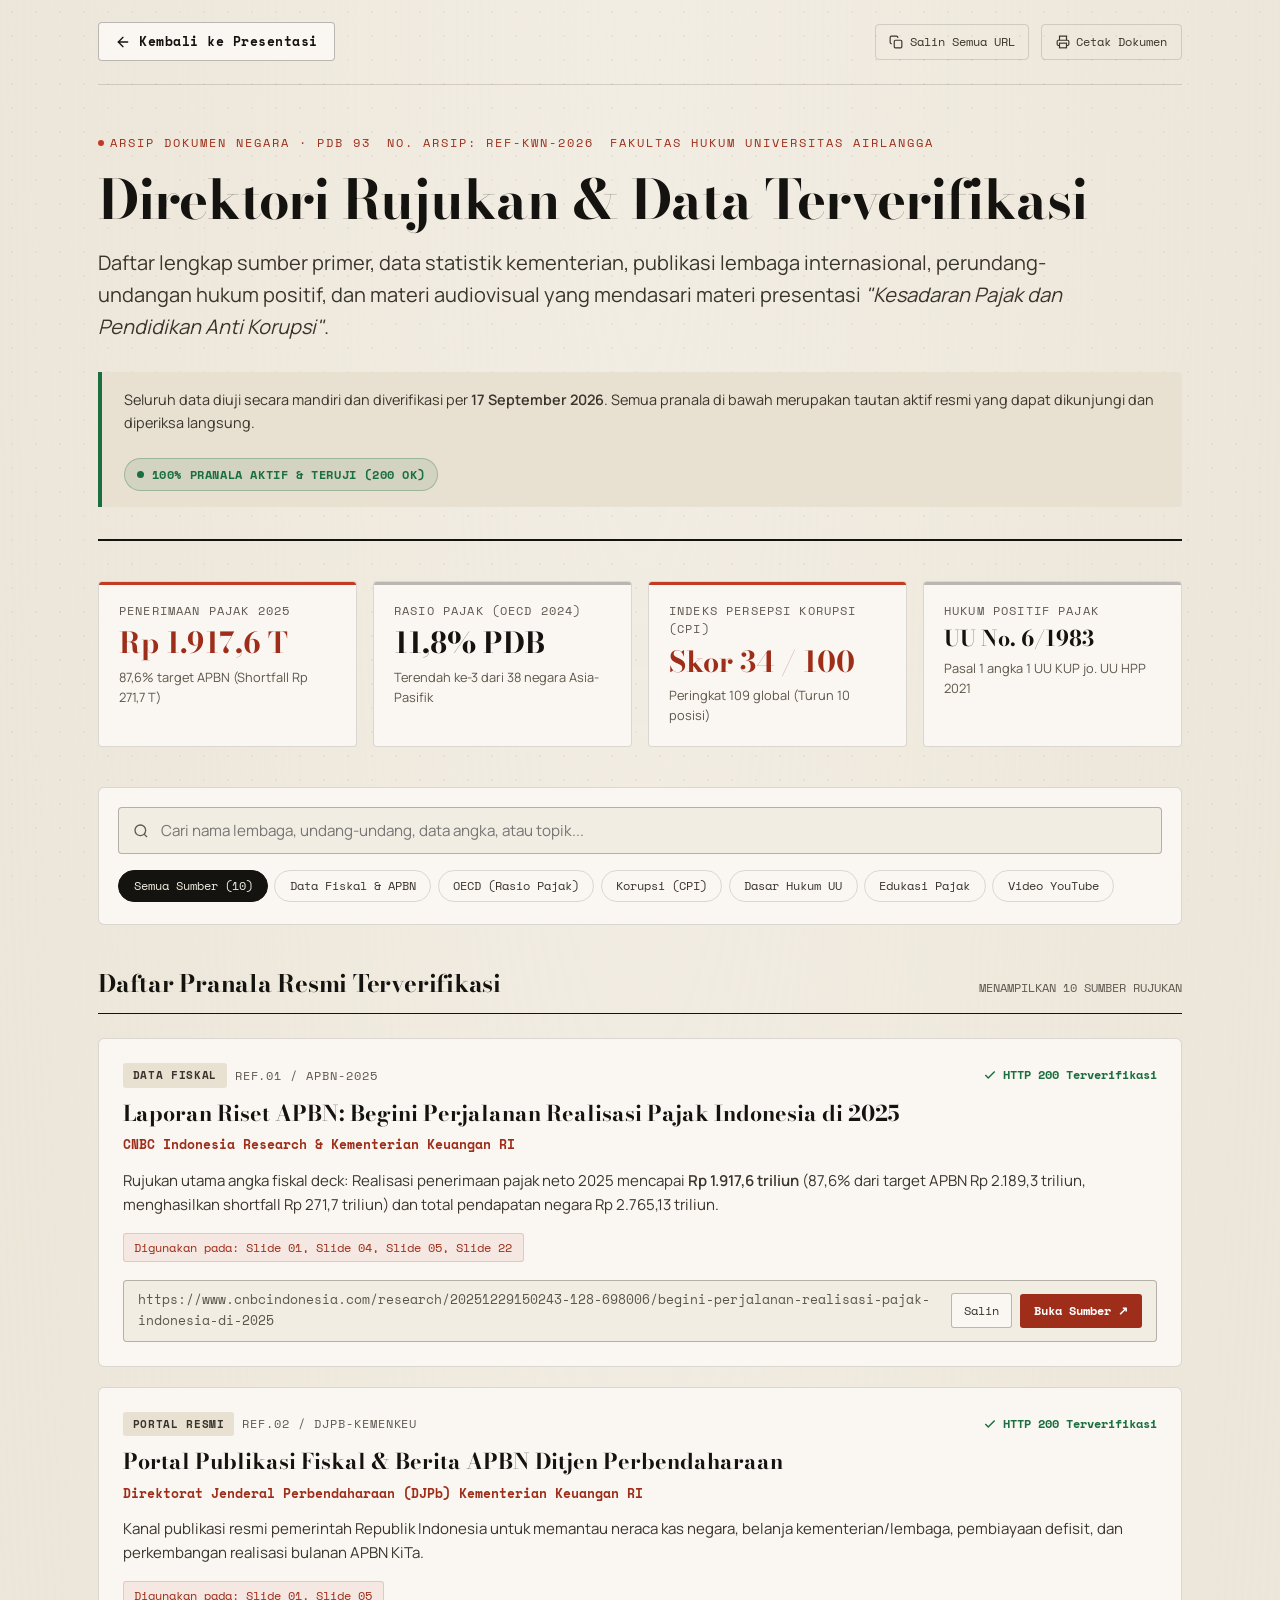
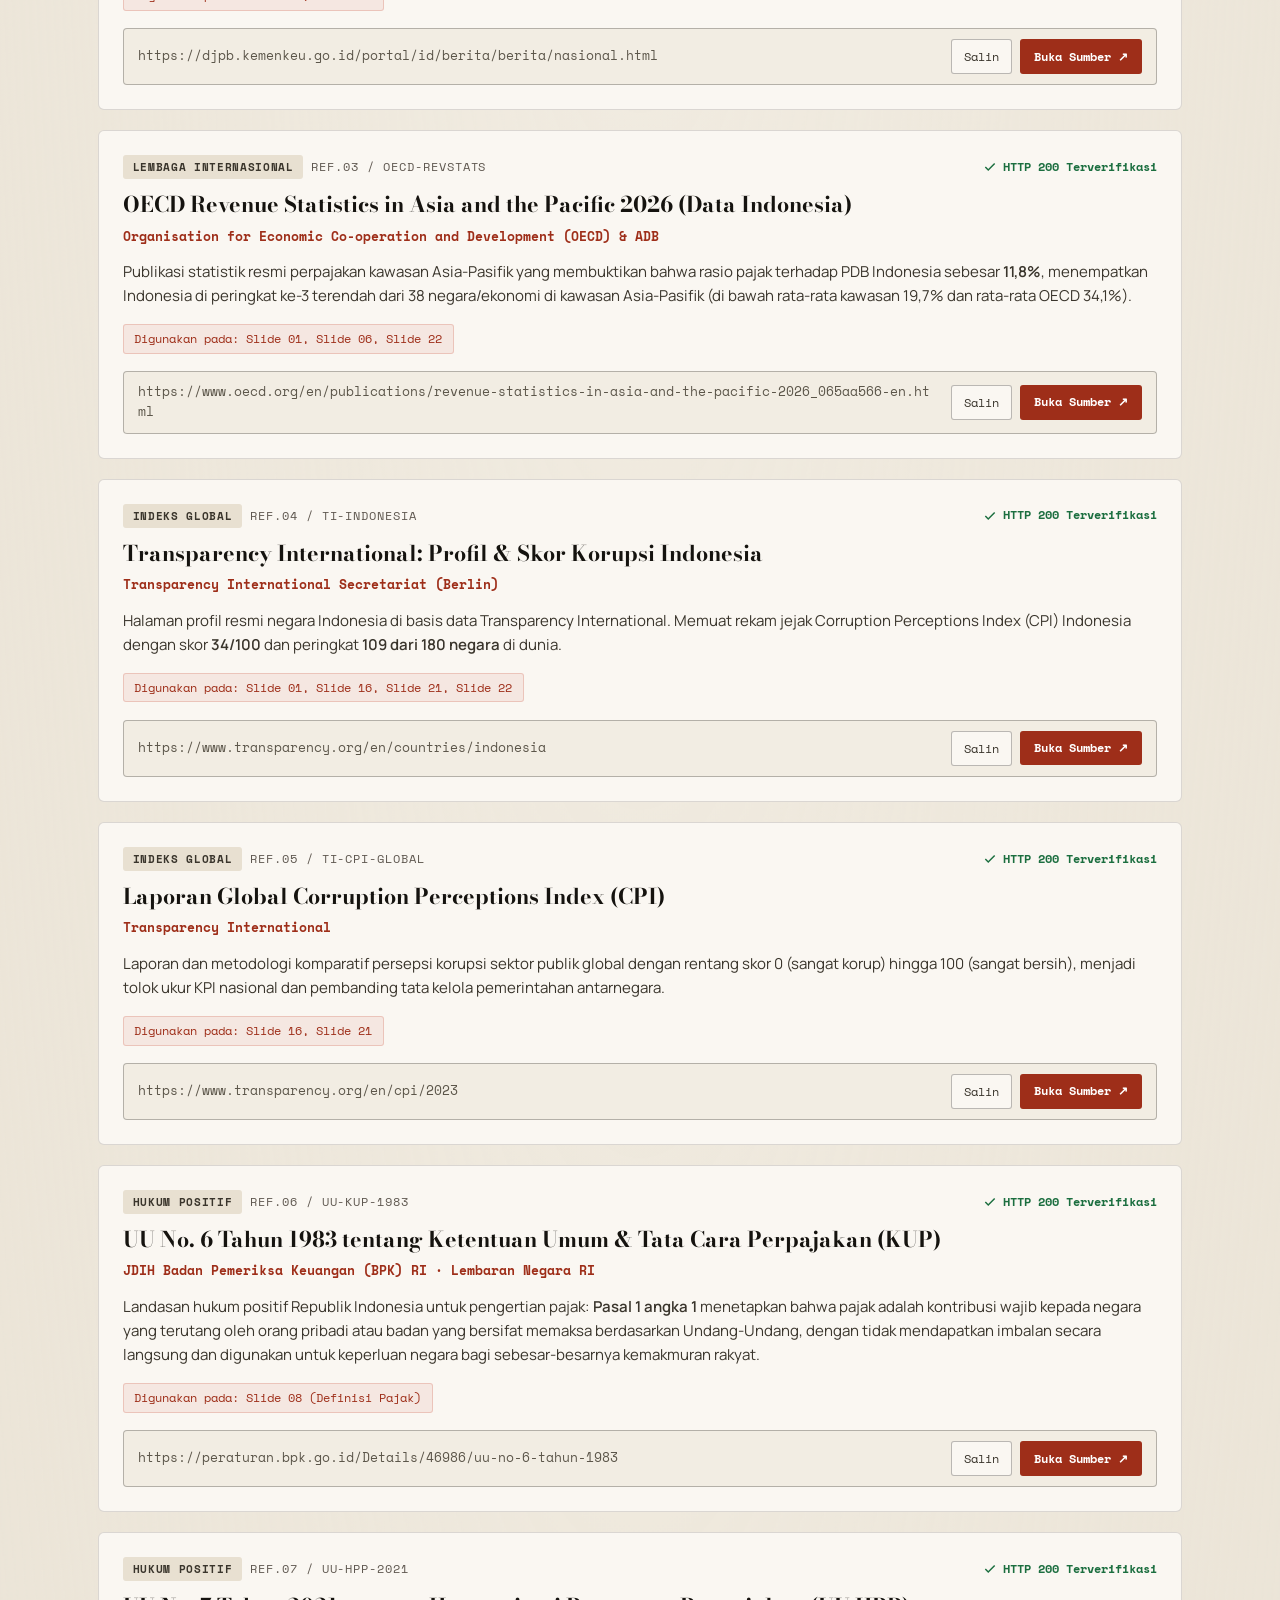
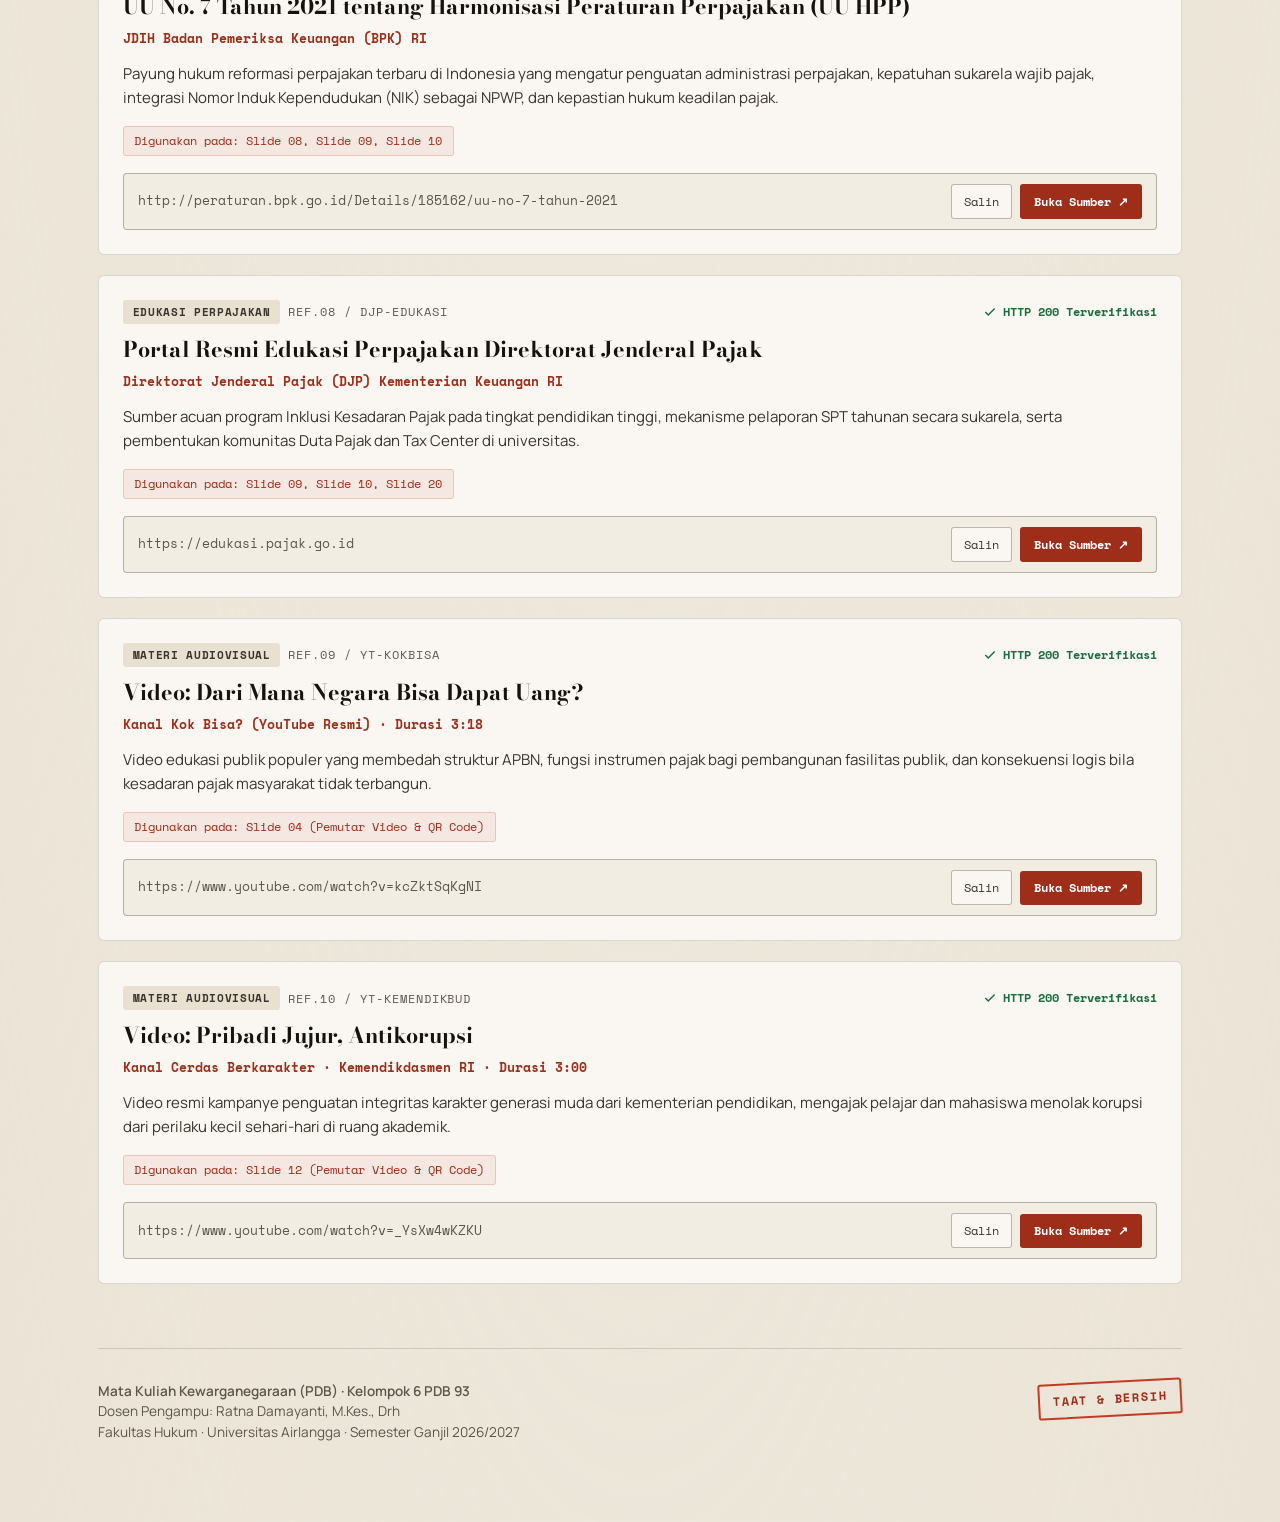
<file: source.html>
<!DOCTYPE html>
<html lang="id">
<head>
<meta charset="UTF-8" />
<meta http-equiv="refresh" content="0; url=source/" />
<script>window.location.replace("source/");</script>
<title>Mengalihkan ke Direktori Sumber...</title>
</head>
<body>
<p>Mengalihkan ke <a href="source/">Direktori Sumber Rujukan</a>...</p>
</body>
</html>
</file>
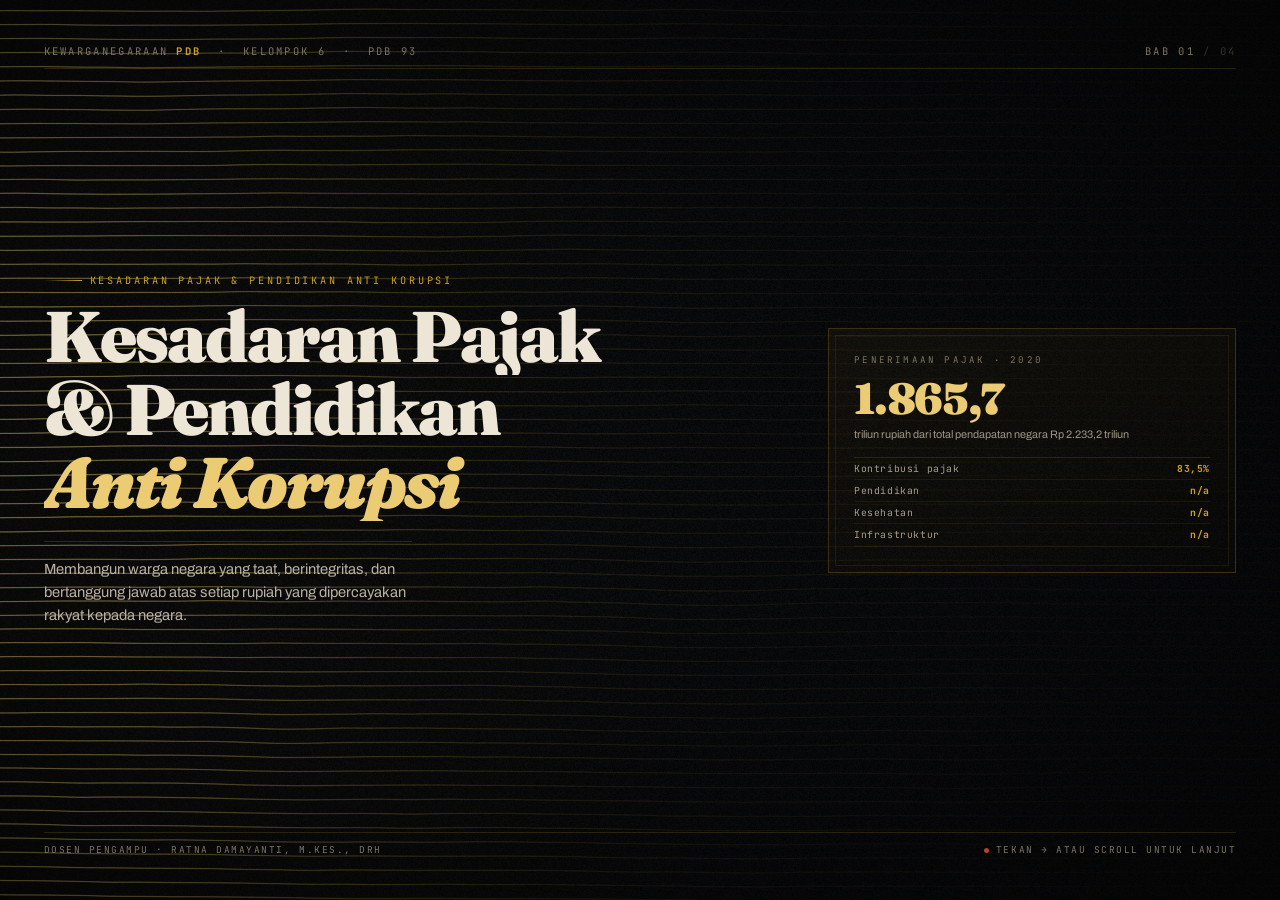
<file: previews/style-a.html>
<!DOCTYPE html>
<html lang="id">
<head>
<meta charset="UTF-8" />
<meta name="viewport" content="width=device-width, initial-scale=1.0" />
<title>Preview A · Buku Kas Negara</title>
<link rel="preconnect" href="https://fonts.googleapis.com" />
<link rel="preconnect" href="https://fonts.gstatic.com" crossorigin />
<link href="https://fonts.googleapis.com/css2?family=Fraunces:opsz,wght@9..144,400;9..144,600;9..144,900&family=Archivo:wght@400;500;600;700&family=JetBrains+Mono:wght@400;700&display=swap" rel="stylesheet" />
<style>
/* ============================================================
   STYLE A · "BUKU KAS NEGARA"
   Konsep: buku besar (ledger) keuangan negara. Kertas gelap,
   garis aturan emas yang mengalir, tipografi serif editorial.
   Arah rasa: wibawa institusional + editorial premium.
   ============================================================ */

/* ---------- TOKENS ---------- */
:root{
  --ink:#08090B;
  --ink-2:#101317;
  --gold:#C9A227;
  --gold-hi:#EBCB74;
  --paper:#EDE6D6;
  --muted:#7C7466;
  --crimson:#B8402F;

  --font-display:'Fraunces', Georgia, 'Times New Roman', serif;
  --font-body:'Archivo', 'Helvetica Neue', Arial, sans-serif;
  --font-mono:'JetBrains Mono', ui-monospace, monospace;

  --pad: clamp(1.15rem, 3.4vw, 3.4rem);
  --ease: cubic-bezier(.16,1,.3,1);
}

*{margin:0;padding:0;box-sizing:border-box}
html,body{height:100%;overflow:hidden;background:var(--ink)}
body{
  font-family:var(--font-body);
  color:var(--paper);
  -webkit-font-smoothing:antialiased;
  text-rendering:optimizeLegibility;
}

/* ---------- WEBGL ATMOSPHERE LAYER ---------- */
#gl{
  position:fixed; inset:0; width:100%; height:100%;
  display:block; z-index:0;
}
/* Fallback kalau WebGL tidak tersedia */
.no-gl #gl{
  background:
    radial-gradient(ellipse 70% 90% at 12% 55%, rgba(201,162,39,.16) 0%, transparent 62%),
    linear-gradient(180deg, #0A0B0D 0%, #08090B 100%);
}

/* Film grain overlay (SVG feTurbulence, zero-request) */
.grain{
  position:fixed; inset:0; z-index:1; pointer-events:none;
  opacity:.32; mix-blend-mode:overlay;
  background-image:url("data:image/svg+xml,%3Csvg xmlns='http://www.w3.org/2000/svg' width='200' height='200'%3E%3Cfilter id='n'%3E%3CfeTurbulence type='fractalNoise' baseFrequency='.85' numOctaves='3'/%3E%3C/filter%3E%3Crect width='200' height='200' filter='url(%23n)' opacity='.5'/%3E%3C/svg%3E");
}

/* ---------- SLIDE SHELL (viewport fitting) ---------- */
.slide{
  position:relative; z-index:2;
  width:100vw; height:100vh; height:100dvh;
  overflow:hidden;
  display:grid;
  grid-template-rows:auto 1fr auto;
  padding:var(--pad);
  gap:clamp(.6rem, 1.6vh, 1.4rem);
}

/* ---------- HEADER ---------- */
.hdr{
  display:flex; align-items:baseline; justify-content:space-between;
  font-family:var(--font-mono);
  font-size:clamp(.55rem, .82vw, .72rem);
  letter-spacing:.22em; text-transform:uppercase;
  color:var(--muted);
  padding-bottom:clamp(.5rem,1.2vh,1rem);
  border-bottom:1px solid rgba(201,162,39,.18);
}
.hdr b{color:var(--gold); font-weight:700}

/* ---------- MAIN GRID ---------- */
.main{
  display:grid;
  grid-template-columns:minmax(0,1.55fr) minmax(0,.85fr);
  align-items:center;
  gap:clamp(1rem, 3vw, 3rem);
  min-height:0;
}

/* ---------- EYEBROW ---------- */
.eyebrow{
  font-family:var(--font-mono);
  font-size:clamp(.55rem, .8vw, .7rem);
  letter-spacing:.28em; text-transform:uppercase;
  color:var(--gold);
  display:flex; align-items:center; gap:.75em;
  margin-bottom:clamp(.6rem, 1.6vh, 1.4rem);
}
.eyebrow::before{
  content:""; width:clamp(18px, 3vw, 46px); height:1px;
  background:linear-gradient(90deg, transparent, var(--gold));
  transform-origin:left;
  animation:draw 1.2s var(--ease) .15s both;
}

/* ---------- TITLE (line-mask reveal) ---------- */
.title{
  font-family:var(--font-display);
  font-optical-sizing:auto;
  font-weight:900;
  font-size:clamp(1.9rem, 5.6vw, 5.1rem);
  line-height:.96;
  letter-spacing:-.028em;
  font-variation-settings:'SOFT' 0, 'WONK' 1;
}
.mask{display:block; overflow:hidden; padding-bottom:.06em}
.mask > span{
  display:block;
  transform:translateY(112%);
  animation:rise 1.15s var(--ease) both;
}
.mask:nth-child(1) > span{animation-delay:.28s}
.mask:nth-child(2) > span{animation-delay:.40s}
.mask:nth-child(3) > span{animation-delay:.52s}

.title em{
  font-style:italic;
  color:var(--gold-hi);
  font-variation-settings:'SOFT' 60, 'WONK' 1;
}

/* ---------- SUBTITLE ---------- */
.sub{
  margin-top:clamp(.8rem, 2.2vh, 1.8rem);
  padding-top:clamp(.7rem, 1.8vh, 1.3rem);
  border-top:1px solid rgba(237,230,214,.14);
  max-width:46ch;
  font-size:clamp(.78rem, 1.15vw, 1.05rem);
  line-height:1.55;
  color:#B9B1A2;
  opacity:0;
  animation:fade .9s var(--ease) .78s both;
}

/* ---------- RIGHT COLUMN: ledger card ---------- */
.card{
  align-self:center;
  border:1px solid rgba(201,162,39,.24);
  background:linear-gradient(160deg, rgba(201,162,39,.055), rgba(201,162,39,.012));
  padding:clamp(.9rem, 2vw, 1.6rem);
  position:relative;
  opacity:0;
  animation:fade 1s var(--ease) .95s both;
}
.card::before{
  content:""; position:absolute; inset:6px;
  border:1px solid rgba(201,162,39,.10); pointer-events:none;
}
.card-label{
  font-family:var(--font-mono);
  font-size:clamp(.5rem, .72vw, .63rem);
  letter-spacing:.24em; text-transform:uppercase;
  color:var(--muted);
  margin-bottom:clamp(.5rem,1.2vh,.9rem);
}
.card-num{
  font-family:var(--font-display);
  font-weight:900;
  font-size:clamp(1.5rem, 3.4vw, 2.9rem);
  line-height:1;
  letter-spacing:-.03em;
  color:var(--gold-hi);
  font-variant-numeric:tabular-nums;
}
.card-sub{
  font-size:clamp(.62rem, .85vw, .78rem);
  color:#9E9585; line-height:1.5;
  margin-top:.5em;
}
.card-rows{margin-top:clamp(.7rem,1.6vh,1.1rem); border-top:1px solid rgba(201,162,39,.16)}
.card-rows div{
  display:flex; justify-content:space-between; gap:1em;
  padding:.42em 0;
  border-bottom:1px solid rgba(201,162,39,.09);
  font-family:var(--font-mono);
  font-size:clamp(.55rem, .76vw, .68rem);
  letter-spacing:.06em;
  color:#A79E8E;
}
.card-rows div span:last-child{color:var(--gold); font-weight:700}

/* ---------- FOOTER ---------- */
.ftr{
  display:flex; align-items:flex-end; justify-content:space-between; gap:1rem;
  font-family:var(--font-mono);
  font-size:clamp(.52rem, .74vw, .66rem);
  letter-spacing:.16em; text-transform:uppercase;
  color:var(--muted);
  padding-top:clamp(.5rem,1.2vh,1rem);
  border-top:1px solid rgba(201,162,39,.18);
  opacity:0;
  animation:fade 1s var(--ease) 1.15s both;
}
.ftr .dot{display:inline-block;width:5px;height:5px;border-radius:50%;background:var(--crimson);margin-right:.7em;vertical-align:middle}

/* ---------- KEYFRAMES ---------- */
@keyframes rise{to{transform:translateY(0)}}
@keyframes fade{to{opacity:1}}
@keyframes draw{from{transform:scaleX(0)}to{transform:scaleX(1)}}

/* ---------- RESPONSIVE ---------- */
@media (max-width:820px){
  .main{grid-template-columns:1fr; align-content:center}
  .card{display:none}
}
@media (max-height:620px){
  .title{font-size:clamp(1.5rem,4.4vw,2.6rem)}
  .card-rows{display:none}
  .sub{font-size:clamp(.7rem,.95vw,.85rem)}
}
@media (prefers-reduced-motion:reduce){
  *{animation-duration:.01ms !important; animation-delay:0ms !important}
  .mask > span{transform:none}
  .sub,.card,.ftr{opacity:1}
}
</style>
</head>
<body>

<!-- ===== WebGL atmosphere: flowing ledger rules ===== -->
<canvas id="gl" aria-hidden="true"></canvas>
<div class="grain" aria-hidden="true"></div>

<main class="slide">

  <!-- HEADER -->
  <header class="hdr">
    <div>Kewarganegaraan <b>PDB</b> &nbsp;·&nbsp; Kelompok 6 &nbsp;·&nbsp; PDB 93</div>
    <div>Bab 01 <span style="opacity:.4">/ 04</span></div>
  </header>

  <!-- MAIN -->
  <div class="main">
    <div>
      <p class="eyebrow">Kesadaran Pajak &amp; Pendidikan Anti Korupsi</p>

      <h1 class="title">
        <span class="mask"><span>Kesadaran Pajak</span></span>
        <span class="mask"><span>&amp; Pendidikan</span></span>
        <span class="mask"><span><em>Anti Korupsi</em></span></span>
      </h1>

      <p class="sub">
        Membangun warga negara yang taat, berintegritas, dan bertanggung jawab
        atas setiap rupiah yang dipercayakan rakyat kepada negara.
      </p>
    </div>

    <!-- Ledger card -->
    <aside class="card">
      <div class="card-label">Penerimaan Pajak · 2020</div>
      <div class="card-num" data-count="1865.7">0,0</div>
      <div class="card-sub">triliun rupiah dari total pendapatan negara Rp 2.233,2 triliun</div>

      <div class="card-rows">
        <div><span>Kontribusi pajak</span><span>83,5%</span></div>
        <div><span>Pendidikan</span><span>n/a</span></div>
        <div><span>Kesehatan</span><span>n/a</span></div>
        <div><span>Infrastruktur</span><span>n/a</span></div>
      </div>
    </aside>
  </div>

  <!-- FOOTER -->
  <footer class="ftr">
    <div>Dosen Pengampu · Ratna Damayanti, M.Kes., Drh</div>
    <div><span class="dot"></span>Tekan → atau scroll untuk lanjut</div>
  </footer>

</main>

<script>
/* ============================================================
   WEBGL · "LEDGER" SHADER
   Garis-garis buku besar yang mengalir pelan, digerakkan
   oleh flow field (fbm). Satu fullscreen triangle, tanpa VBO.
   ============================================================ */
(function () {
  const canvas = document.getElementById('gl');
  const gl = canvas.getContext('webgl2', { antialias: false, alpha: false, powerPreference: 'high-performance' });

  if (!gl) { document.documentElement.classList.add('no-gl'); return; }

  const VS = `#version 300 es
  void main(){
    vec2 v = vec2(float((gl_VertexID << 1) & 2), float(gl_VertexID & 2));
    gl_Position = vec4(v * 2.0 - 1.0, 0.0, 1.0);
  }`;

  const FS = `#version 300 es
  precision highp float;
  uniform vec2  uRes;
  uniform float uTime;
  out vec4 fragColor;

  float hash(vec2 p){
    p = fract(p * vec2(123.34, 456.21));
    p += dot(p, p + 45.32);
    return fract(p.x * p.y);
  }
  float vnoise(vec2 p){
    vec2 i = floor(p), f = fract(p);
    f = f * f * (3.0 - 2.0 * f);
    float a = hash(i);
    float b = hash(i + vec2(1.0, 0.0));
    float c = hash(i + vec2(0.0, 1.0));
    float d = hash(i + vec2(1.0, 1.0));
    return mix(mix(a, b, f.x), mix(c, d, f.x), f.y);
  }
  float fbm(vec2 p){
    float v = 0.0, a = 0.5;
    for (int i = 0; i < 5; i++){ v += a * vnoise(p); p *= 2.03; a *= 0.5; }
    return v;
  }

  void main(){
    vec2 uv = gl_FragCoord.xy / uRes;
    vec2 p  = uv;
    p.x *= uRes.x / uRes.y;

    float t = uTime * 0.045;

    /* Flow field menggerakkan garis secara vertikal */
    float flow = fbm(vec2(p.x * 1.6 + t * 1.4, p.y * 2.4 - t * 0.6));
    float y = uv.y + (flow - 0.5) * 0.017;

    /* Garis aturan buku besar */
    float rows = 64.0;
    float fy = fract(y * rows);
    float d  = min(fy, 1.0 - fy) / rows;
    float line = smoothstep(0.00135, 0.0, d);

    /* Kepadatan tinta: padat di kiri, memudar ke kanan (biar area
       kanan tetap tenang di belakang kartu data) */
    float density = 0.10 + 0.90 * (1.0 - smoothstep(0.05, 0.92, uv.x));

    /* Sapuan cahaya lampu yang lewat pelan */
    float sweep = smoothstep(0.62, 0.0, abs(uv.x - fract(uTime * 0.028) * 1.5 + 0.25));

    vec3 gold   = vec3(0.788, 0.635, 0.153);
    vec3 goldHi = vec3(0.921, 0.796, 0.455);
    vec3 base   = vec3(0.028, 0.031, 0.038);

    vec3 col = base;
    col += mix(gold, goldHi, sweep) * line * density * (0.16 + 0.44 * sweep);
    col += gold * line * density * 0.030;

    /* Kolom cahaya lembut di kiri, seperti lampu di atas buku kas */
    col += gold * 0.028 * smoothstep(0.65, 0.0, uv.x) * (0.55 + 0.45 * flow);

    /* Grain halus */
    col += (hash(gl_FragCoord.xy + fract(uTime) * 100.0) - 0.5) * 0.030;

    /* Vignette */
    vec2 v = uv - 0.5;
    col *= 1.0 - dot(v, v) * 1.15;

    fragColor = vec4(col, 1.0);
  }`;

  function compile(type, src) {
    const s = gl.createShader(type);
    gl.shaderSource(s, src);
    gl.compileShader(s);
    if (!gl.getShaderParameter(s, gl.COMPILE_STATUS)) {
      console.error('Shader error:', gl.getShaderInfoLog(s));
      return null;
    }
    return s;
  }

  const vs = compile(gl.VERTEX_SHADER, VS);
  const fs = compile(gl.FRAGMENT_SHADER, FS);
  if (!vs || !fs) { document.documentElement.classList.add('no-gl'); return; }

  const prog = gl.createProgram();
  gl.attachShader(prog, vs);
  gl.attachShader(prog, fs);
  gl.linkProgram(prog);
  if (!gl.getProgramParameter(prog, gl.LINK_STATUS)) {
    console.error('Link error:', gl.getProgramInfoLog(prog));
    document.documentElement.classList.add('no-gl');
    return;
  }
  gl.useProgram(prog);

  /* VAO kosong wajib ada di sebagian driver */
  gl.bindVertexArray(gl.createVertexArray());

  const uRes  = gl.getUniformLocation(prog, 'uRes');
  const uTime = gl.getUniformLocation(prog, 'uTime');

  const DPR = Math.min(window.devicePixelRatio || 1, 1.5);

  function resize() {
    const w = Math.floor(window.innerWidth  * DPR);
    const h = Math.floor(window.innerHeight * DPR);
    if (canvas.width !== w || canvas.height !== h) {
      canvas.width = w; canvas.height = h;
      gl.viewport(0, 0, w, h);
    }
    gl.uniform2f(uRes, w, h);
  }
  window.addEventListener('resize', resize);
  resize();

  let raf = 0;
  const start = performance.now();

  function frame(now) {
    gl.uniform1f(uTime, (now - start) / 1000);
    gl.drawArrays(gl.TRIANGLES, 0, 3);
    raf = requestAnimationFrame(frame);
  }
  raf = requestAnimationFrame(frame);

  document.addEventListener('visibilitychange', () => {
    if (document.hidden) { cancelAnimationFrame(raf); raf = 0; }
    else if (!raf) { raf = requestAnimationFrame(frame); }
  });
})();

/* ============================================================
   COUNTER, animasi angka naik untuk kartu ledger
   ============================================================ */
(function () {
  const el = document.querySelector('[data-count]');
  if (!el) return;
  const target = parseFloat(el.dataset.count);
  const dur = 1800, t0 = performance.now() + 1100;

  function tick(now) {
    const p = Math.min(Math.max((now - t0) / dur, 0), 1);
    const e = 1 - Math.pow(1 - p, 4);           // ease-out quart
    const v = target * e;
    el.textContent = v.toLocaleString('id-ID', { minimumFractionDigits: 1, maximumFractionDigits: 1 });
    if (p < 1) requestAnimationFrame(tick);
  }
  requestAnimationFrame(tick);
})();
</script>
</body>
</html>
</file>
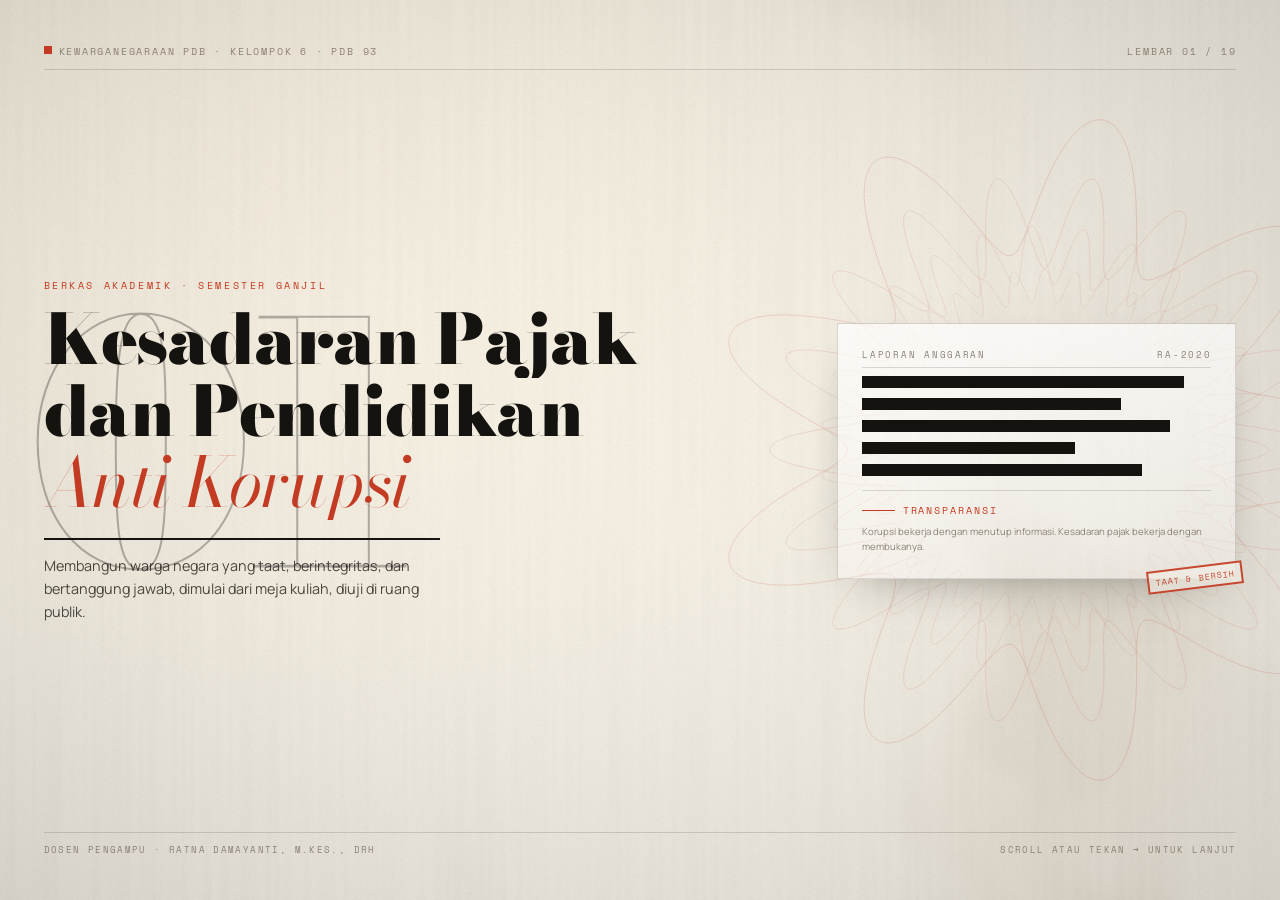
<file: previews/style-b.html>
<!DOCTYPE html>
<html lang="id">
<head>
<meta charset="UTF-8" />
<meta name="viewport" content="width=device-width, initial-scale=1.0" />
<title>Preview B · Berkas Negara</title>
<link rel="preconnect" href="https://fonts.googleapis.com" />
<link rel="preconnect" href="https://fonts.gstatic.com" crossorigin />
<link href="https://fonts.googleapis.com/css2?family=Bodoni+Moda:ital,opsz,wght@0,6..96,400;0,6..96,700;0,6..96,900;1,6..96,400&family=Manrope:wght@400;500;600;700&family=Space+Mono:wght@400;700&display=swap" rel="stylesheet" />
<style>
/* ============================================================
   STYLE B · "BERKAS NEGARA"
   Konsep: dokumen resmi / arsip hukum. Kertas tulang, tinta
   hampir hitam, satu aksen vermilion. Rosette guilloche seperti
   pada banknote & dokumen negara, plus bar redaksi (sensor).
   Arah rasa: editorial kuat + wibawa dokumen resmi. TEMA TERANG.
   ============================================================ */

/* ---------- TOKENS ---------- */
:root{
  --paper:#F2EDE3;
  --paper-2:#E6DDCE;
  --ink:#15130F;
  --muted:#8B8175;
  --rule:rgba(21,19,15,.15);
  --vermilion:#C33B22;

  --font-display:'Bodoni Moda', 'Didot', Georgia, serif;
  --font-body:'Manrope', 'Helvetica Neue', Arial, sans-serif;
  --font-mono:'Space Mono', ui-monospace, monospace;

  --pad: clamp(1.15rem, 3.4vw, 3.4rem);
  --ease: cubic-bezier(.16,1,.3,1);
}

*{margin:0;padding:0;box-sizing:border-box}
html,body{height:100%;overflow:hidden;background:var(--paper)}
body{
  font-family:var(--font-body);
  color:var(--ink);
  -webkit-font-smoothing:antialiased;
}

/* ---------- WEBGL PAPER LAYER ---------- */
#gl{position:fixed;inset:0;width:100%;height:100%;display:block;z-index:0}
.no-gl #gl{
  background:
    radial-gradient(ellipse 60% 70% at 78% 22%, rgba(195,59,34,.055), transparent 60%),
    var(--paper);
}

/* ---------- GUILLOCHE ROSETTE (SVG) ---------- */
.rosette{
  position:fixed;
  z-index:1;
  right:calc(-1 * clamp(30px, 7.6vw, 130px));
  top:50%;
  width:clamp(420px, 52vw, 830px);
  height:clamp(420px, 52vw, 830px);
  transform:translateY(-50%);
  pointer-events:none;
  opacity:.5;
}
.rosette .spin{
  transform-origin:center;
  animation:spin 260s linear infinite;
}
.rosette path{
  fill:none;stroke:var(--vermilion);
  stroke-width:.6;vector-effect:non-scaling-stroke;
}

/* ---------- SLIDE SHELL ---------- */
.slide{
  position:relative;z-index:3;
  width:100vw;height:100vh;height:100dvh;
  overflow:hidden;
  display:grid;grid-template-rows:auto 1fr auto;
  padding:var(--pad);
  gap:clamp(.6rem,1.6vh,1.4rem);
}

/* ---------- HEADER ---------- */
.hdr{
  display:flex;align-items:baseline;justify-content:space-between;gap:1rem;
  font-family:var(--font-mono);
  font-size:clamp(.53rem,.78vw,.68rem);
  letter-spacing:.18em;text-transform:uppercase;
  color:var(--muted);
  padding-bottom:clamp(.5rem,1.2vh,1rem);
  border-bottom:1px solid var(--rule);
}
.hdr .seal{
  display:inline-block;width:8px;height:8px;background:var(--vermilion);
  margin-right:.7em;transform:translateY(-1px);
}

/* ---------- MAIN ---------- */
.main{
  display:grid;
  grid-template-columns:minmax(0,1.5fr) minmax(0,.8fr);
  align-items:center;
  gap:clamp(1rem,3.5vw,3.5rem);
  min-height:0;
  position:relative;
}

/* Watermark numeral di belakang judul */
.watermark{
  position:absolute;
  left:calc(-1 * clamp(.4rem,1.5vw,1.6rem));
  top:50%;transform:translateY(-52%);
  font-family:var(--font-display);
  font-weight:900;
  font-size:clamp(9rem,26vw,22rem);
  line-height:.72;
  letter-spacing:-.06em;
  color:transparent;
  -webkit-text-stroke:2px rgba(21,19,15,.30);
  pointer-events:none;
  user-select:none;
}

/* ---------- EYEBROW ---------- */
.eyebrow{
  font-family:var(--font-mono);
  font-size:clamp(.53rem,.78vw,.68rem);
  letter-spacing:.26em;text-transform:uppercase;
  color:var(--vermilion);
  margin-bottom:clamp(.55rem,1.5vh,1.2rem);
  opacity:0;
  animation:fade .7s var(--ease) .1s both;
}

/* ---------- TITLE ---------- */
.title{
  font-family:var(--font-display);
  font-weight:900;
  font-size:clamp(1.85rem,5.4vw,5rem);
  line-height:.98;
  letter-spacing:-.022em;
}
.mask{display:block;overflow:hidden;padding-bottom:.05em}
.mask > span{display:block;transform:translateY(112%);animation:rise 1.1s var(--ease) both}
.mask:nth-child(1) > span{animation-delay:.24s}
.mask:nth-child(2) > span{animation-delay:.35s}
.mask:nth-child(3) > span{animation-delay:.46s}
.title em{
  font-style:italic;font-weight:400;
  color:var(--vermilion);
}

/* ---------- SUBTITLE ---------- */
.sub{
  margin-top:clamp(.75rem,2vh,1.6rem);
  padding-top:clamp(.65rem,1.7vh,1.2rem);
  border-top:2px solid var(--ink);
  max-width:44ch;
  font-size:clamp(.76rem,1.12vw,1rem);
  line-height:1.6;
  color:#4A453D;
  opacity:0;
  animation:fade .85s var(--ease) .72s both;
}

/* ---------- DOKUMEN CARD (dengan bar redaksi) ---------- */
.doc{
  align-self:center;
  position:relative;
  background:linear-gradient(175deg, rgba(255,255,255,.72), rgba(255,255,255,.28));
  border:1px solid var(--rule);
  box-shadow:0 18px 48px -26px rgba(21,19,15,.5);
  padding:clamp(.85rem,1.9vw,1.5rem);
  opacity:0;
  animation:fade .9s var(--ease) .9s both;
}
.doc-head{
  font-family:var(--font-mono);
  font-size:clamp(.48rem,.68vw,.6rem);
  letter-spacing:.2em;text-transform:uppercase;
  color:var(--muted);
  padding-bottom:.7em;margin-bottom:.9em;
  border-bottom:1px solid var(--rule);
  display:flex;justify-content:space-between;gap:.6em;
}
.redact-row{
  height:clamp(.5rem,.95vw,.78rem);
  margin-bottom:.62em;
  position:relative;
}
.redact-row i{
  position:absolute;inset:0 auto 0 0;
  width:0;
  background:var(--ink);
  animation:redact .62s cubic-bezier(.7,0,.2,1) both;
}
.redact-row:nth-child(2) i{animation-delay:1.05s; --w:92%}
.redact-row:nth-child(3) i{animation-delay:1.16s; --w:74%}
.redact-row:nth-child(4) i{animation-delay:1.27s; --w:88%}
.redact-row:nth-child(5) i{animation-delay:1.38s; --w:61%}
.redact-row:nth-child(6) i{animation-delay:1.49s; --w:80%}
.redact-open{
  margin-top:1.35em;padding-top:1.05em;
  border-top:1px solid var(--rule);
  font-family:var(--font-mono);
  font-size:clamp(.58rem,.82vw,.72rem);
  letter-spacing:.18em;text-transform:uppercase;
  color:var(--vermilion);
  display:flex;align-items:center;gap:.7em;
  opacity:0;animation:fade .6s var(--ease) 1.85s both;
}
.redact-open .dash{
  width:clamp(16px,2.6vw,34px);height:1px;flex:none;
  background:var(--vermilion);
  transform-origin:left;transform:scaleX(0);
  animation:drawX .7s var(--ease) 1.9s both;
}
.doc-note{
  margin-top:.7em;
  font-size:clamp(.55rem,.75vw,.66rem);
  line-height:1.5;color:var(--muted);
  opacity:0;animation:fade .7s var(--ease) 2.05s both;
}

/* Stempel */
.stamp{
  position:absolute;
  right:clamp(-.5rem,-1vw,-1rem); bottom:clamp(-.7rem,-1.4vh,-1rem);
  border:2px solid var(--vermilion);
  color:var(--vermilion);
  font-family:var(--font-mono);
  font-size:clamp(.46rem,.66vw,.58rem);
  letter-spacing:.14em;text-transform:uppercase;
  padding:.42em .7em;
  transform:rotate(-7deg);
  opacity:0;
  animation:stampIn .5s cubic-bezier(.34,1.56,.64,1) 2.25s both;
  background:rgba(242,237,227,.72);
}

/* ---------- FOOTER ---------- */
.ftr{
  display:flex;align-items:flex-end;justify-content:space-between;gap:1rem;
  font-family:var(--font-mono);
  font-size:clamp(.5rem,.72vw,.64rem);
  letter-spacing:.15em;text-transform:uppercase;
  color:var(--muted);
  padding-top:clamp(.5rem,1.2vh,1rem);
  border-top:1px solid var(--rule);
  opacity:0;
  animation:fade .9s var(--ease) 1.1s both;
}

/* ---------- KEYFRAMES ---------- */
@keyframes rise{to{transform:translateY(0)}}
@keyframes fade{to{opacity:1}}
@keyframes drawX{to{transform:scaleX(1)}}
@keyframes redact{from{width:0}to{width:var(--w)}}
@keyframes spin{to{transform:rotate(360deg)}}
@keyframes stampIn{
  0%{opacity:0;transform:rotate(-7deg) scale(1.5)}
  60%{opacity:1}
  100%{opacity:.92;transform:rotate(-7deg) scale(1)}
}

/* ---------- RESPONSIVE ---------- */
@media (max-width:880px){
  .main{grid-template-columns:1fr;align-content:center}
  .doc{display:none}
  .rosette{opacity:.3}
}
@media (max-height:620px){
  .title{font-size:clamp(1.45rem,4.2vw,2.6rem)}
  .sub{font-size:clamp(.68rem,.92vw,.84rem)}
  .watermark{font-size:clamp(6rem,18vw,12rem)}
}
@media (prefers-reduced-motion:reduce){
  *{animation-duration:.01ms !important;animation-delay:0ms !important}
  .mask > span{transform:none}
  .redact-row i{width:var(--w)}
  .rosette .spin{animation:none}
}
</style>
</head>
<body>

<!-- ===== WebGL: kertas + noda tinta yang merembes ===== -->
<canvas id="gl" aria-hidden="true"></canvas>

<!-- ===== Guilloche rosette (pola pengaman seperti pada dokumen negara) ===== -->
<svg class="rosette" viewBox="-300 -300 600 600" aria-hidden="true">
  <g class="spin" id="rosetteGroup"></g>
</svg>

<main class="slide">

  <!-- HEADER -->
  <header class="hdr">
    <div><span class="seal"></span>Kewarganegaraan PDB · Kelompok 6 · PDB 93</div>
    <div>Lembar 01 / 19</div>
  </header>

  <!-- MAIN -->
  <div class="main">
    <div class="watermark" aria-hidden="true">01</div>

    <div>
      <p class="eyebrow">Berkas Akademik · Semester Ganjil</p>

      <h1 class="title">
        <span class="mask"><span>Kesadaran Pajak</span></span>
        <span class="mask"><span>dan Pendidikan</span></span>
        <span class="mask"><span><em>Anti Korupsi</em></span></span>
      </h1>

      <p class="sub">
        Membangun warga negara yang taat, berintegritas, dan bertanggung jawab, 
        dimulai dari meja kuliah, diuji di ruang publik.
      </p>
    </div>

    <!-- Kartu dokumen dengan bar redaksi -->
    <aside class="doc">
      <div class="doc-head">
        <span>Laporan Anggaran</span>
        <span>RA-2020</span>
      </div>

      <div class="redact-row"><i></i></div>
      <div class="redact-row"><i></i></div>
      <div class="redact-row"><i></i></div>
      <div class="redact-row"><i></i></div>
      <div class="redact-row"><i></i></div>

      <div class="redact-open"><span class="dash"></span><span>Transparansi</span></div>
      <p class="doc-note">
        Korupsi bekerja dengan menutup informasi. Kesadaran pajak bekerja
        dengan membukanya.
      </p>

      <div class="stamp">Taat &amp; Bersih</div>
    </aside>
  </div>

  <!-- FOOTER -->
  <footer class="ftr">
    <div>Dosen Pengampu · Ratna Damayanti, M.Kes., Drh</div>
    <div>Scroll atau tekan → untuk lanjut</div>
  </footer>

</main>

<script>
/* ============================================================
   1. GENERATE GUILLOCHE
   Kurva rosette: r(θ) = R0 + A·cos(k·θ). Beberapa lapis dengan
   k berbeda disarangkan -> pola pengaman khas uang kertas /
   dokumen negara. Ringan: 5 path, bukan ratusan node.
   ============================================================ */
(function () {
  const NS = 'http://www.w3.org/2000/svg';
  const group = document.getElementById('rosetteGroup');
  const STEPS = 1080;

  const layers = [
    { R0: 240, A: 62, k: 9,  o: 0.55 },   // kelopak besar
    { R0: 206, A: 42, k: 18, o: 0.40 },
    { R0: 176, A: 26, k: 27, o: 0.32 },
    { R0: 148, A: 15, k: 36, o: 0.26 }    // ukiran halus di tengah
  ];

  layers.forEach(function (L) {
    let d = '';
    for (let i = 0; i <= STEPS; i++) {
      const th = (i / STEPS) * Math.PI * 2;
      const r  = L.R0 + L.A * Math.cos(L.k * th);
      const x  = r * Math.cos(th);
      const y  = r * Math.sin(th);
      d += (i ? 'L' : 'M') + x.toFixed(1) + ' ' + y.toFixed(1);
    }
    d += 'Z';

    const p = document.createElementNS(NS, 'path');
    p.setAttribute('d', d);
    p.setAttribute('opacity', L.o);
    group.appendChild(p);
  });
})();

/* ============================================================
   2. WEBGL · "PAPER & INK" SHADER
   Serat kertas halus + noda tinta sepia yang merembes pelan.
   Nuansa terang, kontras rendah, tidak mengganggu teks.
   ============================================================ */
(function () {
  const canvas = document.getElementById('gl');
  const gl = canvas.getContext('webgl2', { antialias: false, alpha: false, powerPreference: 'high-performance' });
  if (!gl) { document.documentElement.classList.add('no-gl'); return; }

  const VS = `#version 300 es
  void main(){
    vec2 v = vec2(float((gl_VertexID << 1) & 2), float(gl_VertexID & 2));
    gl_Position = vec4(v * 2.0 - 1.0, 0.0, 1.0);
  }`;

  const FS = `#version 300 es
  precision highp float;
  uniform vec2  uRes;
  uniform float uTime;
  out vec4 fragColor;

  float hash(vec2 p){
    p = fract(p * vec2(123.34, 456.21));
    p += dot(p, p + 45.32);
    return fract(p.x * p.y);
  }
  float vnoise(vec2 p){
    vec2 i = floor(p), f = fract(p);
    f = f * f * (3.0 - 2.0 * f);
    float a = hash(i);
    float b = hash(i + vec2(1.0, 0.0));
    float c = hash(i + vec2(0.0, 1.0));
    float d = hash(i + vec2(1.0, 1.0));
    return mix(mix(a, b, f.x), mix(c, d, f.x), f.y);
  }
  float fbm(vec2 p){
    float v = 0.0, a = 0.5;
    for (int i = 0; i < 5; i++){ v += a * vnoise(p); p *= 2.04; a *= 0.5; }
    return v;
  }

  void main(){
    vec2 uv = gl_FragCoord.xy / uRes;
    vec2 p  = uv;
    p.x *= uRes.x / uRes.y;

    float t = uTime * 0.028;

    /* Domain warp -> noda tinta yang mengalir sangat pelan */
    float warp  = fbm(p * 1.15 + vec2(t, -t * 0.7));
    float stain = fbm(p * 1.9 + warp * 1.5 + vec2(-t * 0.55, t * 0.32));
    stain = smoothstep(0.44, 0.98, stain);

    vec3 paper = vec3(0.949, 0.929, 0.890);
    vec3 sepia = vec3(0.744, 0.686, 0.592);

    vec3 col = mix(paper, sepia, stain * 0.30);

    /* Serat kertas: noise sangat memanjang horizontal */
    float fiber = vnoise(vec2(uv.x * 300.0, uv.y * 6.0));
    col -= fiber * 0.014;

    /* Cahaya hangat lembut dari kiri atas */
    col += vec3(0.028, 0.020, 0.0) * smoothstep(1.0, 0.0, length(uv - vec2(0.12, 0.92)));

    /* Vignette ringan */
    vec2 v = uv - 0.5;
    col *= 1.0 - dot(v, v) * 0.24;

    /* Grain */
    col += (hash(gl_FragCoord.xy + fract(uTime) * 77.0) - 0.5) * 0.018;

    fragColor = vec4(col, 1.0);
  }`;

  function compile(type, src) {
    const s = gl.createShader(type);
    gl.shaderSource(s, src);
    gl.compileShader(s);
    if (!gl.getShaderParameter(s, gl.COMPILE_STATUS)) {
      console.error('Shader error:', gl.getShaderInfoLog(s));
      return null;
    }
    return s;
  }

  const vs = compile(gl.VERTEX_SHADER, VS);
  const fs = compile(gl.FRAGMENT_SHADER, FS);
  if (!vs || !fs) { document.documentElement.classList.add('no-gl'); return; }

  const prog = gl.createProgram();
  gl.attachShader(prog, vs);
  gl.attachShader(prog, fs);
  gl.linkProgram(prog);
  if (!gl.getProgramParameter(prog, gl.LINK_STATUS)) {
    console.error('Link error:', gl.getProgramInfoLog(prog));
    document.documentElement.classList.add('no-gl');
    return;
  }
  gl.useProgram(prog);
  gl.bindVertexArray(gl.createVertexArray());

  const uRes  = gl.getUniformLocation(prog, 'uRes');
  const uTime = gl.getUniformLocation(prog, 'uTime');
  const DPR = Math.min(window.devicePixelRatio || 1, 1.5);

  function resize() {
    const w = Math.floor(window.innerWidth * DPR);
    const h = Math.floor(window.innerHeight * DPR);
    if (canvas.width !== w || canvas.height !== h) {
      canvas.width = w; canvas.height = h;
      gl.viewport(0, 0, w, h);
    }
    gl.uniform2f(uRes, w, h);
  }
  window.addEventListener('resize', resize);
  resize();

  let raf = 0;
  const start = performance.now();
  function frame(now) {
    gl.uniform1f(uTime, (now - start) / 1000);
    gl.drawArrays(gl.TRIANGLES, 0, 3);
    raf = requestAnimationFrame(frame);
  }
  raf = requestAnimationFrame(frame);

  document.addEventListener('visibilitychange', () => {
    if (document.hidden) { cancelAnimationFrame(raf); raf = 0; }
    else if (!raf) { raf = requestAnimationFrame(frame); }
  });
})();
</script>
</body>
</html>
</file>
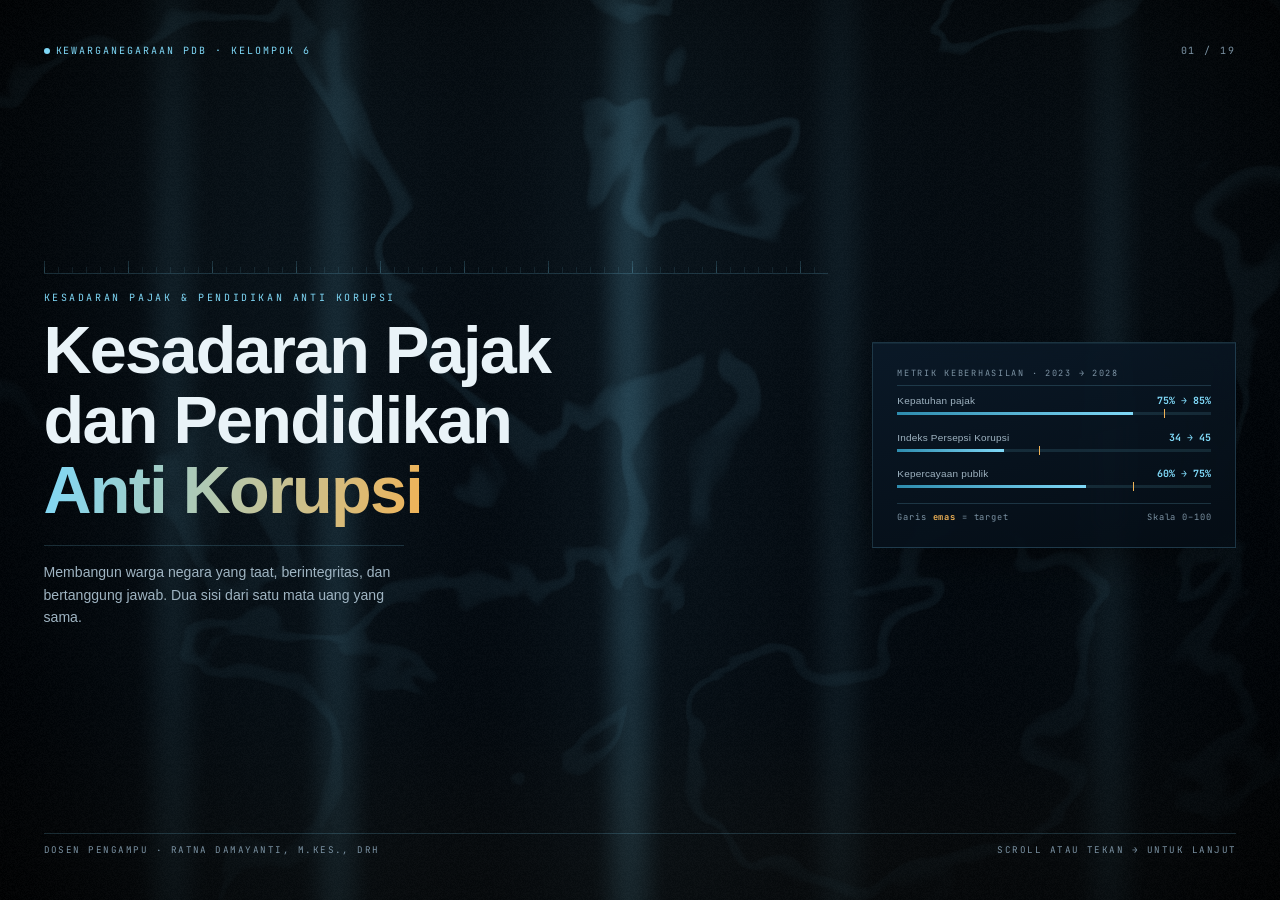
<file: previews/style-c.html>
<!DOCTYPE html>
<html lang="id">
<head>
<meta charset="UTF-8" />
<meta name="viewport" content="width=device-width, initial-scale=1.0" />
<title>Preview C · Transparansi</title>
<link rel="preconnect" href="https://api.fontshare.com" />
<link href="https://api.fontshare.com/v2/css?f[]=clash-display@500,600,700&f[]=satoshi@400,500,700&display=swap" rel="stylesheet" />
<link rel="preconnect" href="https://fonts.googleapis.com" />
<link rel="preconnect" href="https://fonts.gstatic.com" crossorigin />
<link href="https://fonts.googleapis.com/css2?family=JetBrains+Mono:wght@400;700&display=swap" rel="stylesheet" />
<style>
/* ============================================================
   STYLE C · "TRANSPARANSI"
   Konsep: cahaya menembus kaca. Kesadaran pajak = terang;
   korupsi = keruh. WebGL caustics + light shafts.
   Arah rasa: presisi, dingin, institusional modern. Angka jadi
   bintang utama, cocok untuk slide data & KPI.
   ============================================================ */

/* ---------- TOKENS ---------- */
:root{
  --bg:#050D15;
  --bg-2:#0A1622;
  --ice:#7FD8F7;
  --ice-2:#2E8CAE;
  --warm:#F0B357;
  --text:#E9F3F8;
  --muted:#7C93A4;
  --line:rgba(127,216,247,.18);

  --font-display:'Clash Display', 'Archivo', sans-serif;
  --font-body:'Satoshi', 'Manrope', sans-serif;
  --font-mono:'JetBrains Mono', ui-monospace, monospace;

  --pad: clamp(1.15rem, 3.4vw, 3.4rem);
  --ease: cubic-bezier(.16,1,.3,1);
}

*{margin:0;padding:0;box-sizing:border-box}
html,body{height:100%;overflow:hidden;background:var(--bg)}
body{
  font-family:var(--font-body);
  color:var(--text);
  -webkit-font-smoothing:antialiased;
}

/* ---------- WEBGL ---------- */
#gl{position:fixed;inset:0;width:100%;height:100%;display:block;z-index:0}
.no-gl #gl{
  background:
    radial-gradient(ellipse 50% 60% at 30% 10%, rgba(127,216,247,.16), transparent 60%),
    radial-gradient(ellipse 60% 40% at 80% 100%, rgba(240,179,87,.10), transparent 60%),
    var(--bg);
}

/* ---------- SLIDE SHELL ---------- */
.slide{
  position:relative;z-index:2;
  width:100vw;height:100vh;height:100dvh;
  overflow:hidden;
  display:grid;grid-template-rows:auto 1fr auto;
  padding:var(--pad);
  gap:clamp(.6rem,1.6vh,1.4rem);
}

/* ---------- HEADER ---------- */
.hdr{
  display:flex;align-items:baseline;justify-content:space-between;gap:1rem;
  font-family:var(--font-mono);
  font-size:clamp(.53rem,.78vw,.68rem);
  letter-spacing:.2em;text-transform:uppercase;
  color:var(--muted);
}
.hdr .live{
  display:inline-flex;align-items:center;gap:.6em;color:var(--ice);
}
.hdr .live::before{
  content:"";width:6px;height:6px;border-radius:50%;
  background:var(--ice);
  box-shadow:0 0 0 0 rgba(127,216,247,.6);
  animation:pulse 2.2s ease-out infinite;
}

/* ---------- MAIN ---------- */
.main{
  display:grid;
  grid-template-columns:minmax(0,1.55fr) minmax(0,.72fr);
  align-items:center;
  gap:clamp(1rem,3.5vw,3.5rem);
  min-height:0;
}

/* ---------- SKALA PENGUKURAN ---------- */
.scale{
  position:relative;
  height:clamp(8px,1.4vh,13px);
  margin-bottom:clamp(.7rem,1.9vh,1.5rem);
  border-bottom:1px solid var(--line);
  opacity:0;
  animation:fade .8s var(--ease) .05s both;
}
.scale::before,.scale::after{
  content:"";position:absolute;left:0;right:0;bottom:0;
  background-image:repeating-linear-gradient(90deg,var(--line) 0 1px,transparent 1px 84px);
}
.scale::before{height:100%}
.scale::after{
  height:45%;
  background-image:repeating-linear-gradient(90deg,rgba(127,216,247,.10) 0 1px,transparent 1px 14px);
}

/* ---------- EYEBROW ---------- */
.eyebrow{
  font-family:var(--font-mono);
  font-size:clamp(.53rem,.78vw,.68rem);
  letter-spacing:.26em;text-transform:uppercase;
  color:var(--ice);
  margin-bottom:clamp(.55rem,1.5vh,1.2rem);
  opacity:0;
  animation:fade .7s var(--ease) .15s both;
}

/* ---------- TITLE ---------- */
.title{
  font-family:var(--font-display);
  font-weight:600;
  font-size:clamp(1.8rem,5.2vw,4.8rem);
  line-height:1.0;
  letter-spacing:-.026em;
}
.mask{display:block;overflow:hidden;padding-bottom:.05em}
.mask > span{display:block;transform:translateY(114%);animation:rise 1.05s var(--ease) both}
.mask:nth-child(1) > span{animation-delay:.26s}
.mask:nth-child(2) > span{animation-delay:.36s}
.mask:nth-child(3) > span{animation-delay:.46s}
.title em{
  font-style:normal;
  background:linear-gradient(100deg, var(--ice) 0%, var(--warm) 100%);
  -webkit-background-clip:text;background-clip:text;color:transparent;
}

/* ---------- SUBTITLE ---------- */
.sub{
  margin-top:clamp(.75rem,2vh,1.6rem);
  padding-top:clamp(.65rem,1.7vh,1.2rem);
  border-top:1px solid var(--line);
  max-width:46ch;
  font-size:clamp(.76rem,1.1vw,.98rem);
  line-height:1.6;
  color:#9FB4C2;
  opacity:0;
  animation:fade .85s var(--ease) .72s both;
}

/* ---------- PANEL STATISTIK ---------- */
.panel{
  align-self:center;
  border:1px solid var(--line);
  background:linear-gradient(165deg, rgba(11,26,41,.90), rgba(5,13,21,.86));
  backdrop-filter:blur(14px) saturate(130%);
  box-shadow:0 24px 60px -34px rgba(0,0,0,.9), inset 0 1px 0 rgba(127,216,247,.07);
  padding:clamp(.85rem,1.9vw,1.5rem);
  opacity:0;
  animation:fade .9s var(--ease) .9s both;
}
.panel-head{
  font-family:var(--font-mono);
  font-size:clamp(.47rem,.67vw,.6rem);
  letter-spacing:.2em;text-transform:uppercase;
  color:var(--muted);
  padding-bottom:.7em;margin-bottom:1em;
  border-bottom:1px solid var(--line);
}
.stat{margin-bottom:clamp(.7rem,1.7vh,1.15rem)}
.stat:last-child{margin-bottom:0}
.stat-top{
  display:flex;justify-content:space-between;align-items:baseline;gap:.7em;
  margin-bottom:.5em;
  font-size:clamp(.56rem,.78vw,.7rem);
}
.stat-top span:first-child{color:#9FB4C2;letter-spacing:.02em}
.stat-top span:last-child{
  font-family:var(--font-mono);font-weight:700;
  color:var(--ice);font-variant-numeric:tabular-nums;
  white-space:nowrap;
}
.bar{
  position:relative;
  height:3px;
  background:rgba(127,216,247,.12);
}
.bar i{
  position:absolute;left:0;top:0;bottom:0;width:0;
  background:linear-gradient(90deg,var(--ice-2),var(--ice));
  animation:fill 1s var(--ease) both;
}
.bar b{
  position:absolute;top:-3px;bottom:-3px;width:1px;
  background:var(--warm);
  left:var(--t);
  opacity:0;
  animation:fade .4s linear both;
}
.stat:nth-child(2) .bar i{animation-delay:1.05s; --w:75%}
.stat:nth-child(2) .bar b{animation-delay:1.85s}
.stat:nth-child(3) .bar i{animation-delay:1.20s; --w:34%}
.stat:nth-child(3) .bar b{animation-delay:2.00s}
.stat:nth-child(4) .bar i{animation-delay:1.35s; --w:60%}
.stat:nth-child(4) .bar b{animation-delay:2.15s}

.panel-foot{
  margin-top:clamp(.7rem,1.7vh,1.1rem);
  padding-top:.8em;
  border-top:1px solid var(--line);
  font-family:var(--font-mono);
  font-size:clamp(.48rem,.68vw,.6rem);
  letter-spacing:.1em;
  color:var(--muted);
  display:flex;justify-content:space-between;gap:.8em;
  opacity:0;
  animation:fade .7s var(--ease) 2.2s both;
}
.panel-foot b{color:var(--warm);font-weight:700}

/* ---------- FOOTER ---------- */
.ftr{
  display:flex;align-items:flex-end;justify-content:space-between;gap:1rem;
  font-family:var(--font-mono);
  font-size:clamp(.5rem,.72vw,.64rem);
  letter-spacing:.16em;text-transform:uppercase;
  color:var(--muted);
  padding-top:clamp(.5rem,1.2vh,1rem);
  border-top:1px solid var(--line);
  opacity:0;
  animation:fade .9s var(--ease) 1.1s both;
}

/* ---------- KEYFRAMES ---------- */
@keyframes rise{to{transform:translateY(0)}}
@keyframes fade{to{opacity:1}}
@keyframes fill{from{width:0}to{width:var(--w)}}
@keyframes pulse{
  0%{box-shadow:0 0 0 0 rgba(127,216,247,.55)}
  70%{box-shadow:0 0 0 9px rgba(127,216,247,0)}
  100%{box-shadow:0 0 0 0 rgba(127,216,247,0)}
}

/* ---------- RESPONSIVE ---------- */
@media (max-width:880px){
  .main{grid-template-columns:1fr;align-content:center}
  .panel{display:none}
}
@media (max-height:620px){
  .title{font-size:clamp(1.4rem,4vw,2.5rem)}
  .sub{font-size:clamp(.68rem,.92vw,.84rem)}
  .stat{margin-bottom:.5rem}
}
@media (prefers-reduced-motion:reduce){
  *{animation-duration:.01ms !important;animation-delay:0ms !important}
  .mask > span{transform:none}
  .bar i{width:var(--w)}
  .hdr .live::before{animation:none}
}
</style>
</head>
<body>

<!-- ===== WebGL: caustics + berkas cahaya ===== -->
<canvas id="gl" aria-hidden="true"></canvas>

<main class="slide">

  <!-- HEADER -->
  <header class="hdr">
    <div class="live">Kewarganegaraan PDB · Kelompok 6</div>
    <div>01 / 19</div>
  </header>

  <!-- MAIN -->
  <div class="main">
    <div>
      <div class="scale" aria-hidden="true"></div>

      <p class="eyebrow">Kesadaran Pajak &amp; Pendidikan Anti Korupsi</p>

      <h1 class="title">
        <span class="mask"><span>Kesadaran Pajak</span></span>
        <span class="mask"><span>dan Pendidikan</span></span>
        <span class="mask"><span><em>Anti Korupsi</em></span></span>
      </h1>

      <p class="sub">
        Membangun warga negara yang taat, berintegritas, dan bertanggung jawab.
        Dua sisi dari satu mata uang yang sama.
      </p>
    </div>

    <!-- Panel metrik -->
    <aside class="panel">
      <div class="panel-head">Metrik Keberhasilan · 2023 → 2028</div>

      <div class="stat">
        <div class="stat-top"><span>Kepatuhan pajak</span><span>75% → 85%</span></div>
        <div class="bar"><i style="--w:75%"></i><b style="--t:85%"></b></div>
      </div>

      <div class="stat">
        <div class="stat-top"><span>Indeks Persepsi Korupsi</span><span>34 → 45</span></div>
        <div class="bar"><i style="--w:34%"></i><b style="--t:45%"></b></div>
      </div>

      <div class="stat">
        <div class="stat-top"><span>Kepercayaan publik</span><span>60% → 75%</span></div>
        <div class="bar"><i style="--w:60%"></i><b style="--t:75%"></b></div>
      </div>

      <div class="panel-foot">
        <span>Garis <b>emas</b> = target</span>
        <span>Skala 0–100</span>
      </div>
    </aside>
  </div>

  <!-- FOOTER -->
  <footer class="ftr">
    <div>Dosen Pengampu · Ratna Damayanti, M.Kes., Drh</div>
    <div>Scroll atau tekan → untuk lanjut</div>
  </footer>

</main>

<script>
/* ============================================================
   WEBGL · "TRANSPARANSI" SHADER
   Berkas cahaya vertikal menembus medium keruh, dengan caustics
   dari ridged noise. Domain warp memberi kesan kaca yang mengalir.
   ============================================================ */
(function () {
  const canvas = document.getElementById('gl');
  const gl = canvas.getContext('webgl2', { antialias: false, alpha: false, powerPreference: 'high-performance' });
  if (!gl) { document.documentElement.classList.add('no-gl'); return; }

  const VS = `#version 300 es
  void main(){
    vec2 v = vec2(float((gl_VertexID << 1) & 2), float(gl_VertexID & 2));
    gl_Position = vec4(v * 2.0 - 1.0, 0.0, 1.0);
  }`;

  const FS = `#version 300 es
  precision highp float;
  uniform vec2  uRes;
  uniform float uTime;
  out vec4 fragColor;

  float hash(vec2 p){
    p = fract(p * vec2(123.34, 456.21));
    p += dot(p, p + 45.32);
    return fract(p.x * p.y);
  }
  float vnoise(vec2 p){
    vec2 i = floor(p), f = fract(p);
    f = f * f * (3.0 - 2.0 * f);
    float a = hash(i);
    float b = hash(i + vec2(1.0, 0.0));
    float c = hash(i + vec2(0.0, 1.0));
    float d = hash(i + vec2(1.0, 1.0));
    return mix(mix(a, b, f.x), mix(c, d, f.x), f.y);
  }
  float fbm(vec2 p){
    float v = 0.0, a = 0.5;
    for (int i = 0; i < 5; i++){ v += a * vnoise(p); p *= 2.02; a *= 0.5; }
    return v;
  }

  void main(){
    vec2 uv = gl_FragCoord.xy / uRes;
    vec2 p  = uv;
    p.x *= uRes.x / uRes.y;

    float t = uTime * 0.055;

    /* Domain warp: medium kaca yang mengalir */
    vec2 w = vec2(fbm(p * 1.4 + t), fbm(p * 1.4 + vec2(5.2, 1.3) - t));
    float n = fbm(p * 2.1 + w * 1.9);

    /* Berkas cahaya vertikal: inti sempit & tajam, plus halo lembut.
       Lebar inti ~6% layar, bukan 34%, biar tidak jadi awan. */
    float shafts = 0.0;
    float halo   = 0.0;
    for (int i = 0; i < 5; i++){
      float fi = float(i);
      float x  = uv.x + sin(t * (0.5 + fi * 0.19) + fi * 2.1) * 0.045 + fi * 0.205;
      float dx = abs(fract(x) - 0.5);
      shafts += smoothstep(0.030, 0.0, dx) * (0.20 - fi * 0.030);
      halo   += smoothstep(0.160, 0.0, dx) * (0.050 - fi * 0.007);
    }

    /* Caustics: hanya garis puncak tipis */
    float rid = abs(sin(n * 11.0 + t * 3.0));
    float caustic = smoothstep(0.970, 1.0, rid);

    vec3 deep = vec3(0.012, 0.034, 0.058);
    vec3 ice  = vec3(0.498, 0.847, 0.969);
    vec3 warm = vec3(0.941, 0.702, 0.341);

    vec3 col = deep;
    col += ice * shafts * (0.55 + 0.45 * n);
    col += ice * halo;
    col += ice  * caustic * 0.10 * (0.35 + 0.65 * uv.y);
    col += ice  * 0.032 * smoothstep(0.45, 1.0, uv.y);
    col += warm * 0.045 * smoothstep(0.25, 0.0, uv.y) * (0.45 + 0.55 * n);

    /* Vignette + grain */
    vec2 v = uv - 0.5;
    col *= 1.0 - dot(v, v) * 1.55;
    col += (hash(gl_FragCoord.xy + fract(uTime) * 100.0) - 0.5) * 0.026;

    fragColor = vec4(col, 1.0);
  }`;

  function compile(type, src) {
    const s = gl.createShader(type);
    gl.shaderSource(s, src);
    gl.compileShader(s);
    if (!gl.getShaderParameter(s, gl.COMPILE_STATUS)) {
      console.error('Shader error:', gl.getShaderInfoLog(s));
      return null;
    }
    return s;
  }

  const vs = compile(gl.VERTEX_SHADER, VS);
  const fs = compile(gl.FRAGMENT_SHADER, FS);
  if (!vs || !fs) { document.documentElement.classList.add('no-gl'); return; }

  const prog = gl.createProgram();
  gl.attachShader(prog, vs);
  gl.attachShader(prog, fs);
  gl.linkProgram(prog);
  if (!gl.getProgramParameter(prog, gl.LINK_STATUS)) {
    console.error('Link error:', gl.getProgramInfoLog(prog));
    document.documentElement.classList.add('no-gl');
    return;
  }
  gl.useProgram(prog);
  gl.bindVertexArray(gl.createVertexArray());

  const uRes  = gl.getUniformLocation(prog, 'uRes');
  const uTime = gl.getUniformLocation(prog, 'uTime');
  const DPR = Math.min(window.devicePixelRatio || 1, 1.5);

  function resize() {
    const w = Math.floor(window.innerWidth * DPR);
    const h = Math.floor(window.innerHeight * DPR);
    if (canvas.width !== w || canvas.height !== h) {
      canvas.width = w; canvas.height = h;
      gl.viewport(0, 0, w, h);
    }
    gl.uniform2f(uRes, w, h);
  }
  window.addEventListener('resize', resize);
  resize();

  let raf = 0;
  const start = performance.now();
  function frame(now) {
    gl.uniform1f(uTime, (now - start) / 1000);
    gl.drawArrays(gl.TRIANGLES, 0, 3);
    raf = requestAnimationFrame(frame);
  }
  raf = requestAnimationFrame(frame);

  document.addEventListener('visibilitychange', () => {
    if (document.hidden) { cancelAnimationFrame(raf); raf = 0; }
    else if (!raf) { raf = requestAnimationFrame(frame); }
  });
})();
</script>
</body>
</html>
</file>
